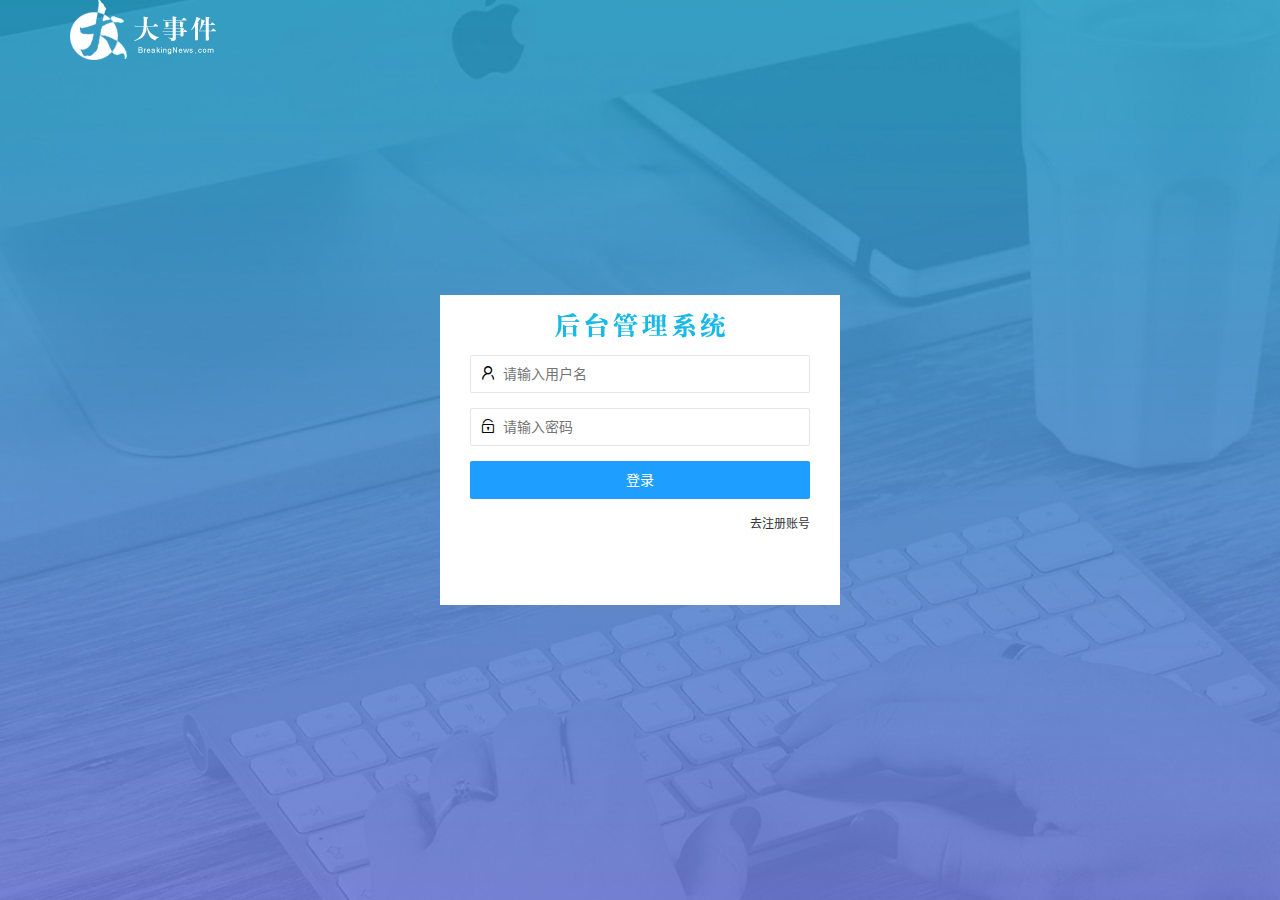
<file: login.html>
<!DOCTYPE html>
<html lang="zh-CN">

<head>
    <meta charset="UTF-8">
    <meta name="viewport"
        content="width=device-width, user-scalable=no, initial-scale=1.0, maximum-scale=1.0, minimum-scale=1.0">
    <meta http-equiv="X-UA-Compatible" content="ie=edge">
    <title>大事件-登录/注册</title>
    <!-- 导入layui的样式 -->
    <link rel="stylesheet" href="./assets/lib/layui/css/layui.css">
    <!-- 自己的样式 -->
    <link rel="stylesheet" href="./assets/css/login.css">
</head>

<body>
    <!-- 头部logo模块 -->
    <div class="layui-main">
        <img src="./assets/images/logo.png" alt="">
    </div>
    <!-- 登录注册区域 -->
    <div class="loginAndRegBox">
        <div class="title-box"></div>
        <!-- 登录的div -->
        <div class="login-box">
            <!-- 用户名 -->
            <form class="layui-form" id="form_login">
                <div class="layui-form-item">
                    <i class="layui-icon layui-icon-username"></i>
                    <input type="text" name="username" required lay-verify="required" placeholder="请输入用户名"
                        autocomplete="off" class="layui-input ">
                </div>
                <!-- 密码 -->
                <div class="layui-form-item">
                    <i class="layui-icon layui-icon-password"></i>
                    <input type="password" name="password" required lay-verify="required|pwd" placeholder="请输入密码"
                        autocomplete="off" class="layui-input">
                </div>

                <!-- 登录按钮 -->
                <div class="layui-form-item">
                    <!-- 注意：表单提交按钮和普通按钮的区别，就是 lay-submit 属性 -->
                    <button class="layui-btn layui-btn-fluid layui-btn-normal" lay-submit>登录</button>
                  </div>
                <div class="layui-form-item links">
                    <a href="javascript:;" id="link_reg">去注册账号</a>
                </div>
            </form>
        </div>
        <!-- 注册的div -->
          <!-- 注册的div -->
  <div class="reg-box">
    <!-- 注册的表单 -->
    <form class="layui-form" id="form_reg">
      <!-- 用户名 -->
      <div class="layui-form-item">
        <i class="layui-icon layui-icon-username"></i>
        <input type="text" name="username" required lay-verify="required" placeholder="请输入用户名" autocomplete="off" class="layui-input" />
      </div>
      <!-- 密码 -->
      <div class="layui-form-item">
        <i class="layui-icon layui-icon-password"></i>
        <input type="password" name="password" required lay-verify="required|pwd" placeholder="请输入密码" autocomplete="off" class="layui-input" />
      </div>
      <!-- 密码确认框 -->
      <div class="layui-form-item">
        <i class="layui-icon layui-icon-password"></i>
        <input type="password" name="repassword" required lay-verify="required|pwd|repwd" placeholder="再次确认密码" autocomplete="off" class="layui-input" />
      </div>
      <!-- 注册按钮 -->
      <div class="layui-form-item">
        <!-- 注意：表单提交按钮和普通按钮的区别，就是 lay-submit 属性 -->
        <button class="layui-btn layui-btn-fluid layui-btn-normal"  lay-submit>注册</button>
      </div>
      <div class="layui-form-item links">
        <a href="javascript:;" id="link_login">去登录</a>
      </div>
    </form>
  </div>
    </div>

    <!-- 导入layui的js -->
    <script src="./assets/lib/layui/layui.all.js"></script>
    <!-- 导入jq -->
    <script src="./assets/lib/jquery.js"></script>
    <!-- 导入封装的baseAPI.js -->
    <script src="./assets/js/baseAPI.js"></script>
    <!-- 导入 自己的js -->
    <script src="./assets/js/login.js"></script>
</body>

</html>
</file>
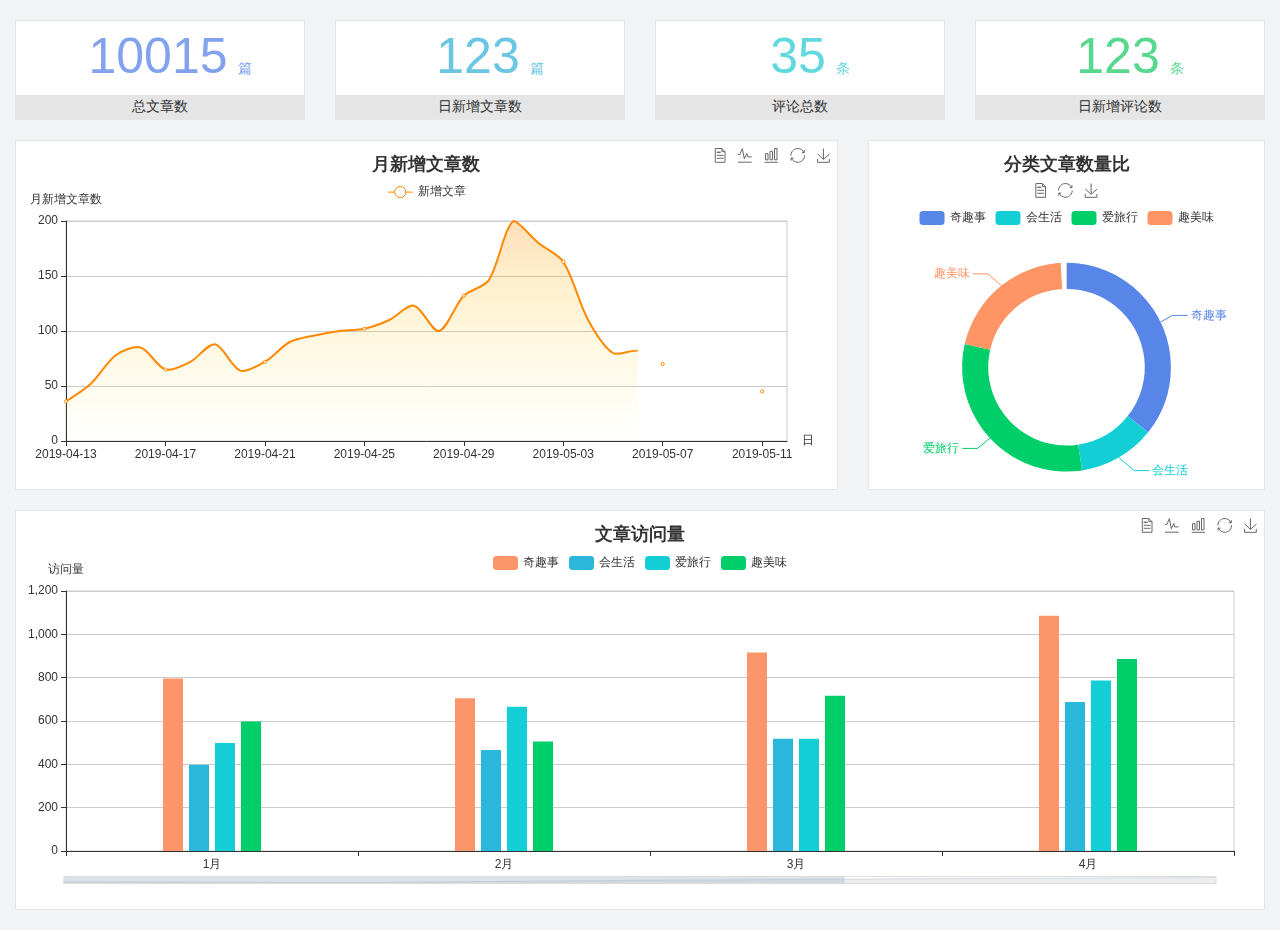
<file: home/dashboard.html>
<!DOCTYPE html>
<html lang="en">

<head>
  <meta charset="UTF-8">
  <meta name="viewport" content="width=device-width, initial-scale=1.0">
  <meta http-equiv="X-UA-Compatible" content="ie=edge">
  <title>图表统计</title>
  <link rel="stylesheet" href="../../assets/lib/bootstrap.css" />
  <link rel="stylesheet" href="../../assets/lib/main.css" />
  <script src="../../assets/lib/jquery.js"></script>
  <script type="text/javascript" src="../../assets/lib/echarts.min.js"></script>
</head>

<body>
  <div class="container-fluid">
    <div class="row spannel_list">
      <div class="col-sm-3 col-xs-6">
        <div class="spannel">
          <em>10015</em><span>篇</span>
          <b>总文章数</b>
        </div>
      </div>
      <div class="col-sm-3 col-xs-6">
        <div class="spannel scolor01">
          <em>123</em><span>篇</span>
          <b>日新增文章数</b>
        </div>
      </div>
      <div class="col-sm-3 col-xs-6">
        <div class="spannel scolor02">
          <em>35</em><span>条</span>
          <b>评论总数</b>
        </div>
      </div>
      <div class="col-sm-3 col-xs-6">
        <div class="spannel scolor03">
          <em>123</em><span>条</span>
          <b>日新增评论数</b>
        </div>
      </div>
    </div>
  </div>

  <div class="container-fluid">
    <div class="row curve-pie">
      <div class="col-lg-8 col-md-8">
        <div class="gragh_pannel" id="curve_show"></div>
      </div>
      <div class="col-lg-4 col-md-4">
        <div class="gragh_pannel" id="pie_show"></div>
      </div>
    </div>
  </div>

  <div class="container-fluid">
    <div class="column_pannel" id="column_show"></div>
  </div>

  <script>
    var oChart = echarts.init(document.getElementById('curve_show'));
    var aList_all = [
      { 'count': 36, 'date': '2019-04-13' },
      { 'count': 52, 'date': '2019-04-14' },
      { 'count': 78, 'date': '2019-04-15' },
      { 'count': 85, 'date': '2019-04-16' },
      { 'count': 65, 'date': '2019-04-17' },
      { 'count': 72, 'date': '2019-04-18' },
      { 'count': 88, 'date': '2019-04-19' },
      { 'count': 64, 'date': '2019-04-20' },
      { 'count': 72, 'date': '2019-04-21' },
      { 'count': 90, 'date': '2019-04-22' },
      { 'count': 96, 'date': '2019-04-23' },
      { 'count': 100, 'date': '2019-04-24' },
      { 'count': 102, 'date': '2019-04-25' },
      { 'count': 110, 'date': '2019-04-26' },
      { 'count': 123, 'date': '2019-04-27' },
      { 'count': 100, 'date': '2019-04-28' },
      { 'count': 132, 'date': '2019-04-29' },
      { 'count': 146, 'date': '2019-04-30' },
      { 'count': 200, 'date': '2019-05-01' },
      { 'count': 180, 'date': '2019-05-02' },
      { 'count': 163, 'date': '2019-05-03' },
      { 'count': 110, 'date': '2019-05-04' },
      { 'count': 80, 'date': '2019-05-05' },
      { 'count': 82, 'date': '2019-05-06' },
      { 'count': 70, 'date': '2019-05-07' },
      { 'count': 65, 'date': '2019-05-08' },
      { 'count': 54, 'date': '2019-05-09' },
      { 'count': 40, 'date': '2019-05-10' },
      { 'count': 45, 'date': '2019-05-11' },
      { 'count': 38, 'date': '2019-05-12' },
    ];

    let aCount = [];
    let aDate = [];

    for (var i = 0; i < aList_all.length; i++) {
      aCount.push(aList_all[i].count);
      aDate.push(aList_all[i].date);
    }

    var chartopt = {
      title: {
        text: '月新增文章数',
        left: 'center',
        top: '10'
      },
      tooltip: {
        trigger: 'axis'
      },
      legend: {
        data: ['新增文章'],
        top: '40'
      },
      toolbox: {
        show: true,
        feature: {
          mark: { show: true },
          dataView: { show: true, readOnly: false },
          magicType: { show: true, type: ['line', 'bar'] },
          restore: { show: true },
          saveAsImage: { show: true }
        }
      },
      calculable: true,
      xAxis: [
        {
          name: '日',
          type: 'category',
          boundaryGap: false,
          data: aDate
        }
      ],
      yAxis: [
        {
          name: '月新增文章数',
          type: 'value'
        }
      ],
      series: [
        {
          name: '新增文章',
          type: 'line',
          smooth: true,
          itemStyle: { normal: { areaStyle: { type: 'default' }, color: '#f80' }, lineStyle: { color: '#f80' } },
          data: aCount
        }],
      areaStyle: {
        normal: {
          color: new echarts.graphic.LinearGradient(0, 0, 0, 1, [{
            offset: 0,
            color: 'rgba(255,136,0,0.39)'
          }, {
            offset: .34,
            color: 'rgba(255,180,0,0.25)'
          }, {
            offset: 1,
            color: 'rgba(255,222,0,0.00)'
          }])

        }
      },
      grid: {
        show: true,
        x: 50,
        x2: 50,
        y: 80,
        height: 220
      }
    };

    oChart.setOption(chartopt);


    var oPie = echarts.init(document.getElementById('pie_show'));
    var oPieopt =
    {
      title: {
        top: 10,
        text: '分类文章数量比',
        x: 'center'
      },
      tooltip: {
        trigger: 'item',
        formatter: "{a} <br/>{b} : {c} ({d}%)"
      },
      color: ['#5885e8', '#13cfd5', '#00ce68', '#ff9565'],
      legend: {
        x: 'center',
        top: 65,
        data: ['奇趣事', '会生活', '爱旅行', '趣美味']
      },
      toolbox: {
        show: true,
        x: 'center',
        top: 35,
        feature: {
          mark: { show: true },
          dataView: { show: true, readOnly: false },
          magicType: {
            show: true,
            type: ['pie', 'funnel'],
            option: {
              funnel: {
                x: '25%',
                width: '50%',
                funnelAlign: 'left',
                max: 1548
              }
            }
          },
          restore: { show: true },
          saveAsImage: { show: true }
        }
      },
      calculable: true,
      series: [
        {
          name: '访问来源',
          type: 'pie',
          radius: ['45%', '60%'],
          center: ['50%', '65%'],
          data: [
            { value: 300, name: '奇趣事' },
            { value: 100, name: '会生活' },
            { value: 260, name: '爱旅行' },
            { value: 180, name: '趣美味' }
          ]
        }
      ]
    };
    oPie.setOption(oPieopt);



    var oColumn = this.echarts.init(document.getElementById('column_show'));
    var oColumnopt =
    {
      title: {
        text: '文章访问量',
        left: 'center',
        top: '10'
      },
      tooltip: {
        trigger: 'axis'
      },
      legend: {
        data: ['奇趣事', '会生活', '爱旅行', '趣美味'],
        top: '40'
      },
      toolbox: {
        show: true,
        feature: {
          mark: { show: true },
          dataView: { show: true, readOnly: false },
          magicType: { show: true, type: ['line', 'bar'] },
          restore: { show: true },
          saveAsImage: { show: true }
        }
      },
      calculable: true,
      xAxis: [
        {
          type: 'category',
          data: ['1月', '2月', '3月', '4月', '5月']
        }
      ],
      yAxis: [
        {
          name: '访问量',
          type: 'value'
        }
      ],
      series: [
        {
          name: '奇趣事',
          type: 'bar',
          barWidth: 20,
          itemStyle: {
            normal: { areaStyle: { type: 'default' }, color: '#fd956a' }
          },
          data: [800, 708, 920, 1090, 1200]
        },
        {
          name: '会生活',
          type: 'bar',
          barWidth: 20,
          itemStyle: {
            normal: { areaStyle: { type: 'default' }, color: '#2bb6db' }
          },
          data: [400, 468, 520, 690, 800]
        },
        {
          name: '爱旅行',
          type: 'bar',
          barWidth: 20,
          itemStyle: {
            normal: { areaStyle: { type: 'default' }, color: '#13cfd5' }
          },
          data: [500, 668, 520, 790, 900]
        },
        {
          name: '趣美味',
          type: 'bar',
          barWidth: 20,
          itemStyle: {
            normal: { areaStyle: { type: 'default' }, color: '#00ce68' }
          },
          data: [600, 508, 720, 890, 1000]
        }
      ],
      grid: {
        show: true,
        x: 50,
        x2: 30,
        y: 80,
        height: 260
      },
      dataZoom: [//给x轴设置滚动条
        {
          start: 0,//默认为0
          end: 100 - 1000 / 31,//默认为100
          type: 'slider',
          show: true,
          xAxisIndex: [0],
          handleSize: 0,//滑动条的 左右2个滑动条的大小
          height: 8,//组件高度
          left: 45, //左边的距离
          right: 50,//右边的距离
          bottom: 26,//右边的距离
          handleColor: '#ddd',//h滑动图标的颜色
          handleStyle: {
            borderColor: "#cacaca",
            borderWidth: "1",
            shadowBlur: 2,
            background: "#ddd",
            shadowColor: "#ddd",
          }
        }]
    };
    oColumn.setOption(oColumnopt);
  </script>
</body>

</html>
</file>
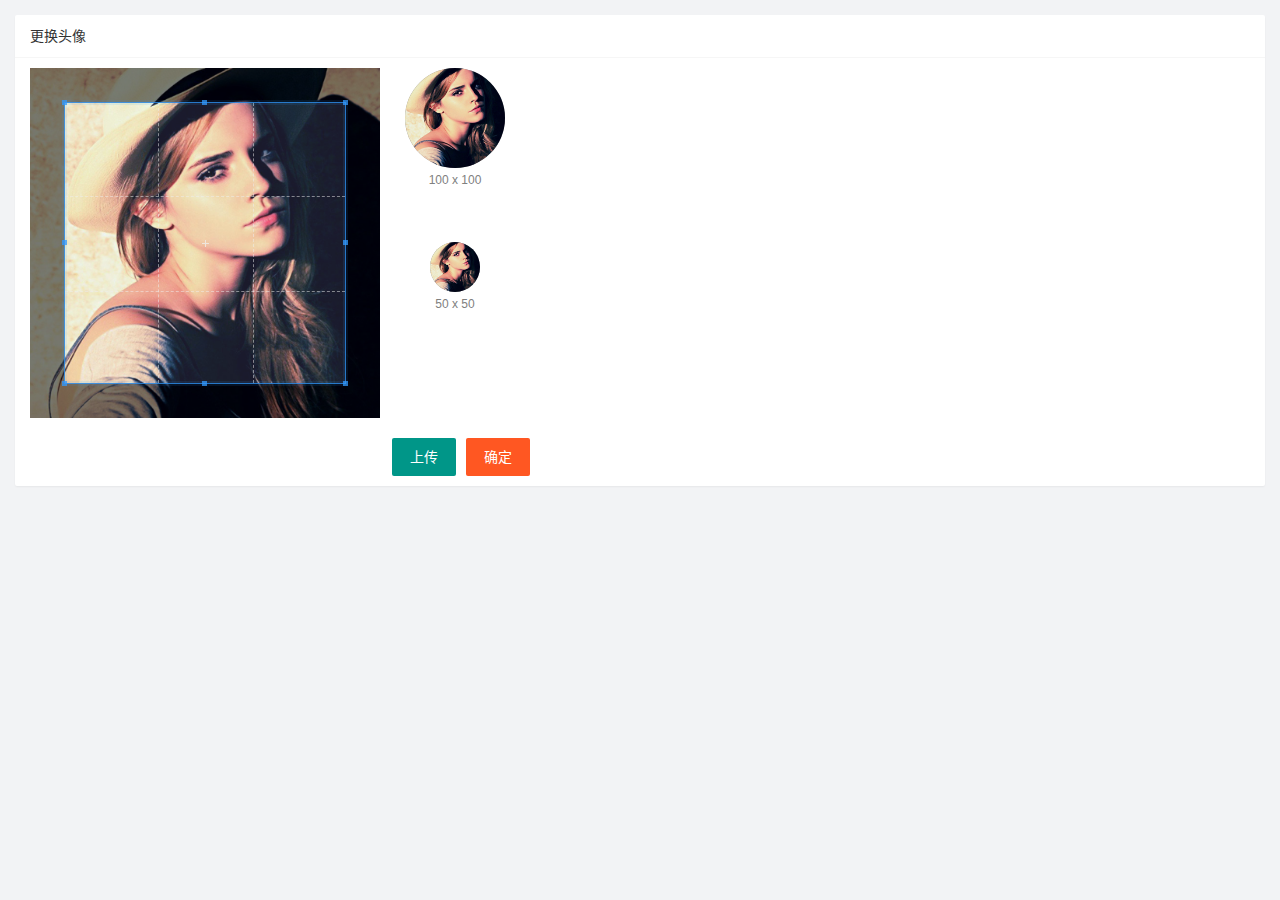
<file: user/user_avatar.html>
<!DOCTYPE html>
<html lang="zh-CN">

<head>
    <meta charset="UTF-8">
    <meta name="viewport"
        content="width=device-width, user-scalable=no, initial-scale=1.0, maximum-scale=1.0, minimum-scale=1.0">
    <meta http-equiv="X-UA-Compatible" content="ie=edge">
    <title>Document</title>
    <!-- 引入layui的css -->
    <link rel="stylesheet" href="../assets/lib/layui/css/layui.css">
    <!-- 引入cropper的css -->
    <link rel="stylesheet" href="../assets/lib/cropper/cropper.css">
    <!-- 引入自己的css -->
    <link rel="stylesheet" href="../assets/css/user/user_avatar.css">
</head>

<body>
    <div class="layui-card">
        <div class="layui-card-header">更换头像</div>
        <div class="layui-card-body">
            <!-- 第一行的图片裁剪和预览区域 -->
            <div class="row1">
                <!-- 图片裁剪区域 -->
                <div class="cropper-box">
                    <!-- 这个 img 标签很重要，将来会把它初始化为裁剪区域 -->
                    <img id="image" src="/assets/images/sample.jpg" />
                </div>
                <!-- 图片的预览区域 -->
                <div class="preview-box">
                    <div>
                        <!-- 宽高为 100px 的预览区域 -->
                        <div class="img-preview w100"></div>
                        <p class="size">100 x 100</p>
                    </div>
                    <div>
                        <!-- 宽高为 50px 的预览区域 -->
                        <div class="img-preview w50"></div>
                        <p class="size">50 x 50</p>
                    </div>
                </div>
            </div>
            <!-- 第二行的按钮区域 -->
            <div class="row2">
                <!-- 通过accept可以指定允许用户选择什么类型的文件 -->
                <input type="file" id="file"accept="image/png,image/jpeg"/>
                <button type="button" class="layui-btn" id="btnChooseImage">上传</button>
                <button type="button" class="layui-btn layui-btn-danger" id="btnUpload">确定</button>
            </div>
        </div>
    </div>


    <!-- 引入layui的js -->
    <script src="../assets/lib/layui/layui.all.js"></script>
    <!-- 引入jq -->
    <script src="../assets/lib/jquery.js"></script>
    <!-- 引入cropper的js -->
    <script src="../assets/lib/cropper/Cropper.js"></script>
    <!-- 引入jq-cropper的js -->
    <script src="../assets/lib/cropper/jquery-cropper.js"></script>
    <!-- 引入baseAPI -->
    <script src="../assets/js/baseAPI.js"></script>
    <!-- 引用自己的js -->
    <script src="../assets/js/user/user_avatar.js"></script>
</body>

</html>
</file>
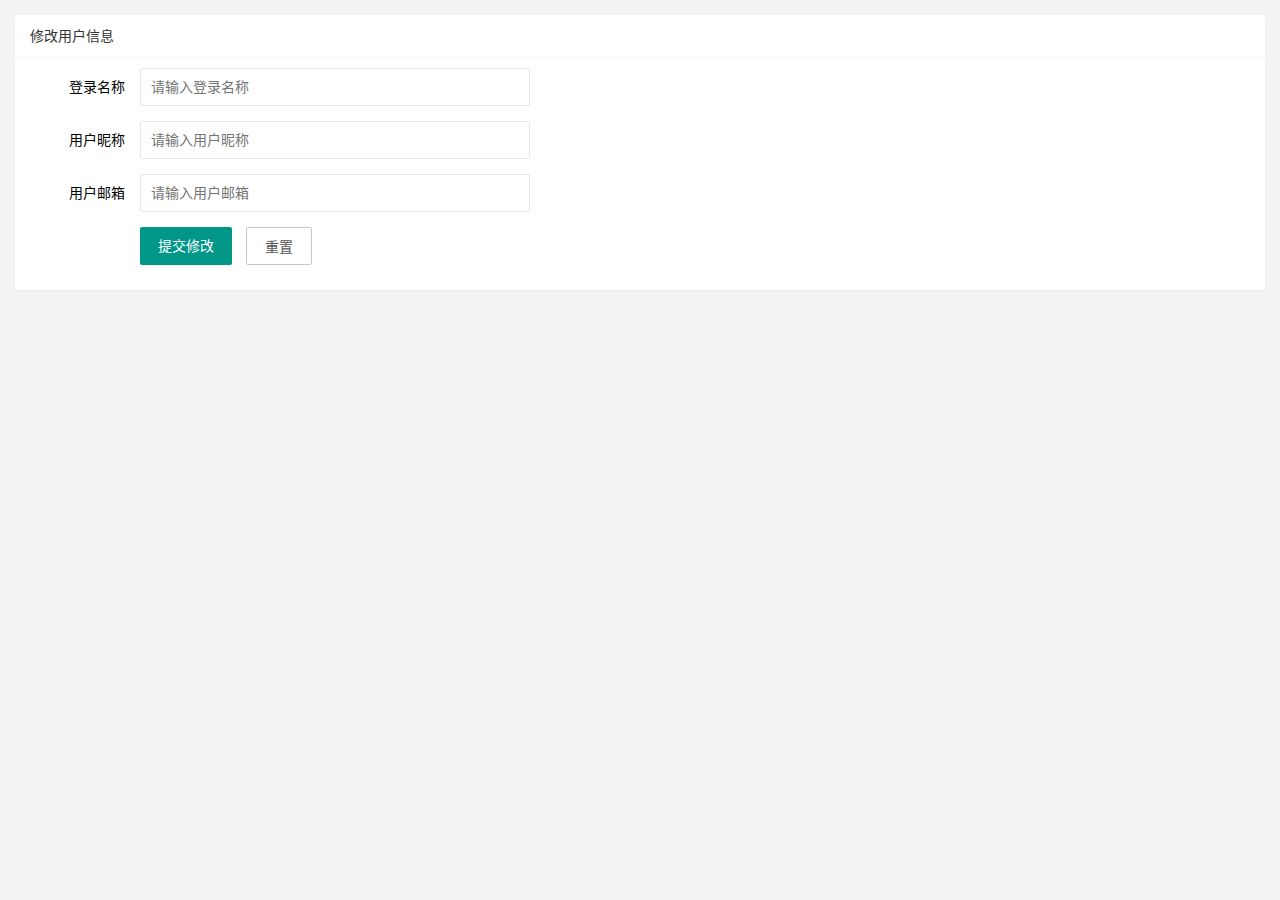
<file: user/user_info.html>
<!DOCTYPE html>
<html lang="zh-CN">

<head>
    <meta charset="UTF-8">
    <meta name="viewport"
        content="width=device-width, user-scalable=no, initial-scale=1.0, maximum-scale=1.0, minimum-scale=1.0">
    <meta http-equiv="X-UA-Compatible" content="ie=edge">
    <title>Document</title>
    <!-- 导入layui的css -->
    <link rel="stylesheet" href="../assets/lib/layui/css/layui.css">
    <!-- 导入自己的css -->
    <link rel="stylesheet" href="../assets/css/user/user_info.css">
</head>

<body>
    <div class="layui-card">
        <div class="layui-card-header">修改用户信息</div>
        <div class="layui-card-body">
         <!-- form 表单区域 -->
<form class="layui-form" lay-filter="formUserInfo">
    <!-- 这是隐藏域 -->
    <input type="hidden" name="id" value="" />
    <div class="layui-form-item">
      <label class="layui-form-label">登录名称</label>
      <div class="layui-input-block">
        <input type="text" name="username" required lay-verify="required" placeholder="请输入登录名称" autocomplete="off" class="layui-input" readonly />
      </div>
    </div>
    <div class="layui-form-item">
      <label class="layui-form-label">用户昵称</label>
      <div class="layui-input-block">
        <input type="text" name="nickname" required lay-verify="required|nickname" placeholder="请输入用户昵称" autocomplete="off" class="layui-input" />
      </div>
    </div>
    <div class="layui-form-item">
      <label class="layui-form-label">用户邮箱</label>
      <div class="layui-input-block">
        <input type="text" name="email" required lay-verify="required|email" placeholder="请输入用户邮箱" autocomplete="off" class="layui-input" />
      </div>
    </div>
    <div class="layui-form-item">
      <div class="layui-input-block">
        <button class="layui-btn" lay-submit lay-filter="formDemo">提交修改</button>
        <button type="reset" class="layui-btn layui-btn-primary" id="btnReset">重置</button>
      </div>
    </div>
  </form>
        </div>
      </div>



  <!-- 导入layui的js -->
  <script src="../assets/lib/layui/layui.all.js"></script>
  <!-- 导入jq -->
  <script src="../assets/lib/jquery.js"></script>
  <!-- 导入baseAPI -->
  <script src="../assets/js/baseAPI.js"></script>
  <!-- 导入自己的js -->
  <script src="../assets/js/user/user_info.js"></script>
</body>

</html>
</file>
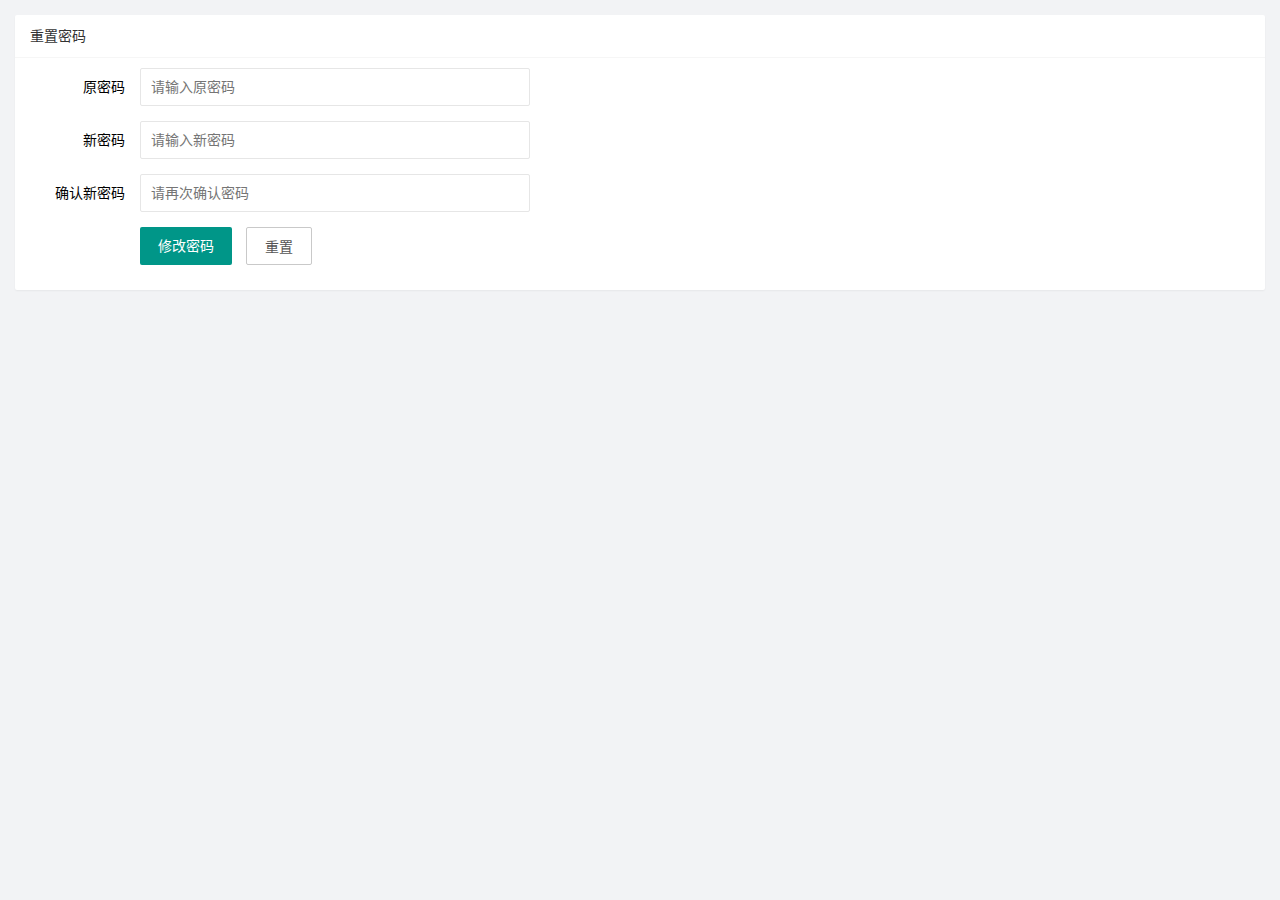
<file: user/user_pwd.html>
<!DOCTYPE html>
<html lang="zh-CN">

<head>
    <meta charset="UTF-8">
    <meta name="viewport" content="width=device-width, user-scalable=no, initial-scale=1.0, maximum-scale=1.0, minimum-scale=1.0">
    <meta http-equiv="X-UA-Compatible" content="ie=edge">
    <title>Document</title>
    <!-- 引入layui的css -->
    <link rel="stylesheet" href="../assets/lib/layui/css/layui.css">
    <!-- 引入自己的css -->
    <link rel="stylesheet" href="../assets/css/user/user_pwd.css">
</head>

<body>
    <div class="layui-card">
        <div class="layui-card-header">重置密码</div>
        <div class="layui-card-body">
            <form class="layui-form">
                <div class="layui-form-item">
                  <label class="layui-form-label">原密码</label>
                  <div class="layui-input-block">
                    <input type="password" name="oldPwd" required lay-verify="required|pwd" placeholder="请输入原密码" autocomplete="off" class="layui-input" />
                  </div>
                </div>
                <div class="layui-form-item">
                  <label class="layui-form-label">新密码</label>
                  <div class="layui-input-block">
                    <input type="password" name="newPwd" required lay-verify="required|pwd|samePwd" placeholder="请输入新密码" autocomplete="off" class="layui-input" />
                  </div>
                </div>
                <div class="layui-form-item">
                  <label class="layui-form-label">确认新密码</label>
                  <div class="layui-input-block">
                    <input type="password" name="rePwd" required lay-verify="required|pwd|rePwd" placeholder="请再次确认密码" autocomplete="off" class="layui-input" />
                  </div>
                </div>
                <div class="layui-form-item">
                  <div class="layui-input-block">
                    <button class="layui-btn" lay-submit lay-filter="formDemo">修改密码</button>
                    <button type="reset" class="layui-btn layui-btn-primary">重置</button>
                  </div>
                </div>
              </form>
        </div>
      </div>



      <!-- 导入 layui的js -->
      <script src="../assets/lib/layui/layui.all.js"></script>
      <!-- 导入jq -->
      <script src="../assets/lib/jquery.js"></script>
      <!-- 导入baseAPI -->
      <script src="../assets/js/baseAPI.js"></script>
      <!-- 导入自己的js -->
      <script src="../assets/js/user/user_pwd.js"></script>
</body>

</html>
</file>
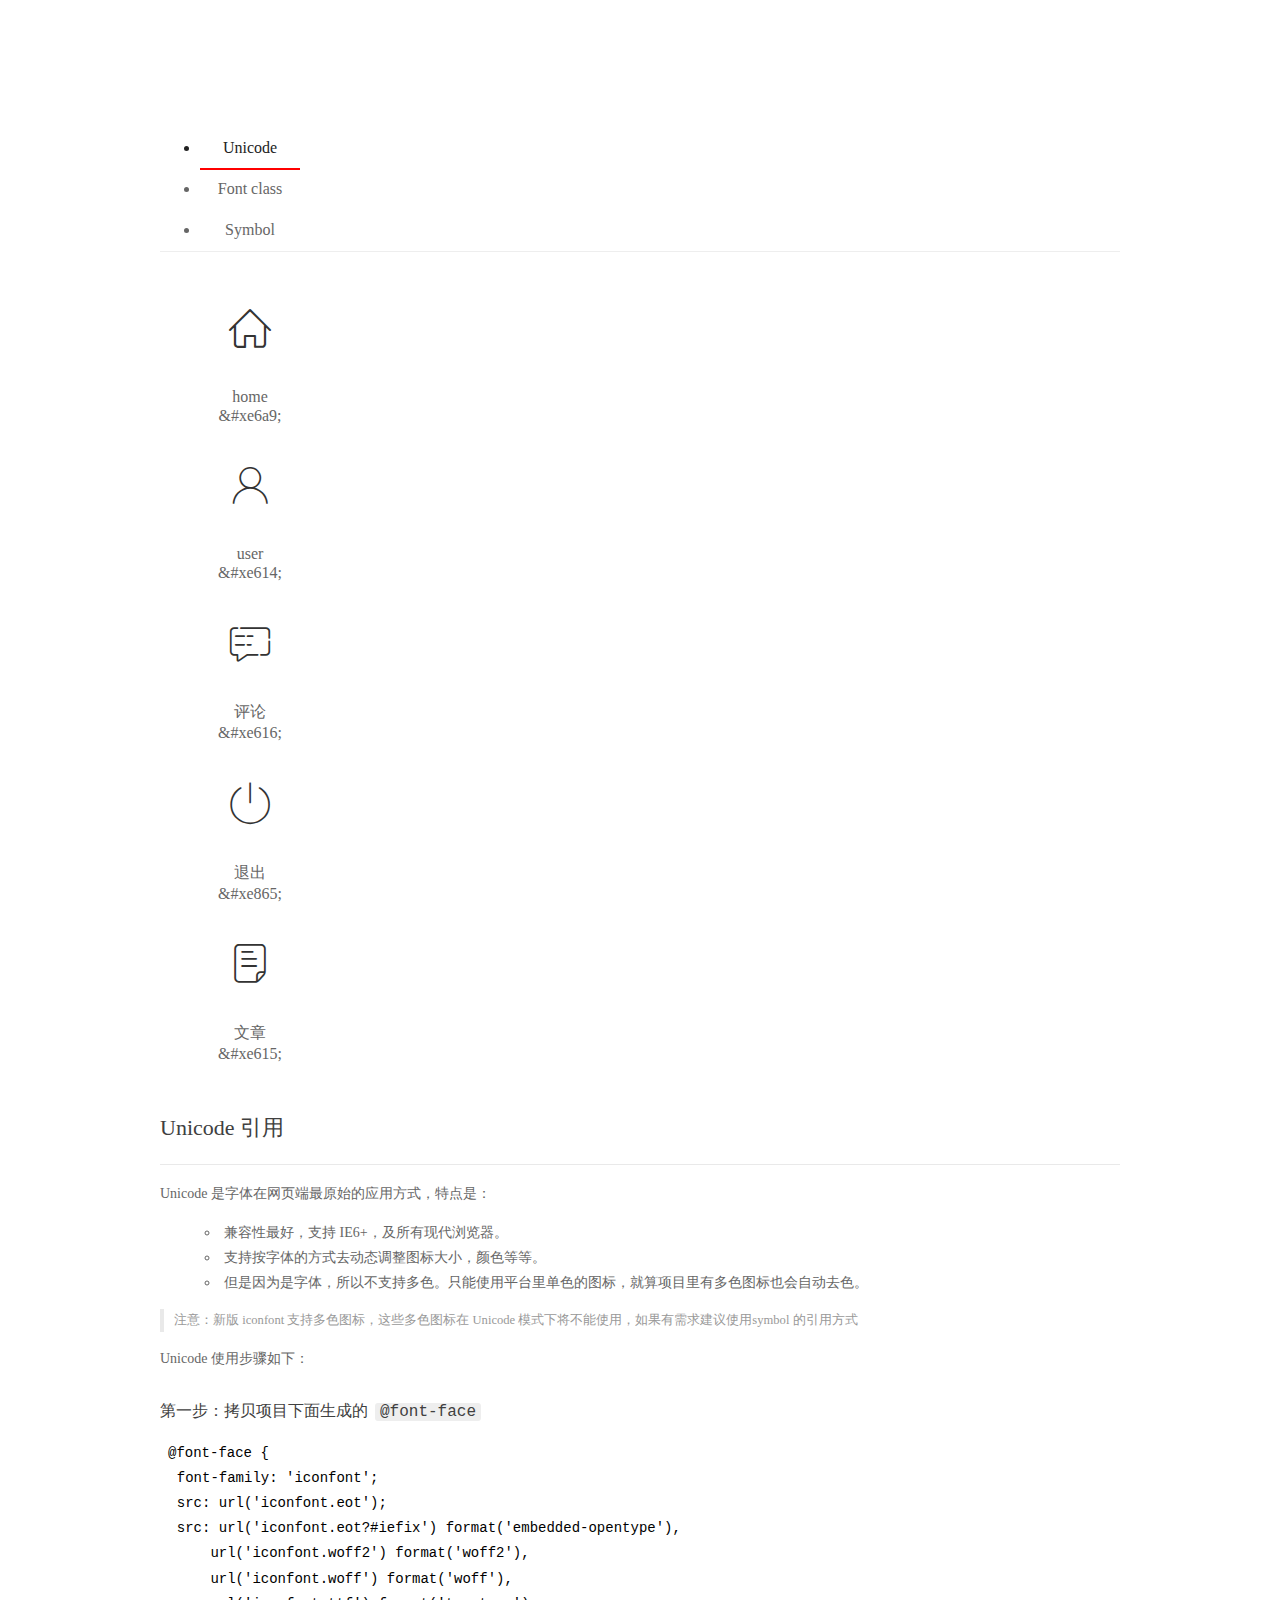
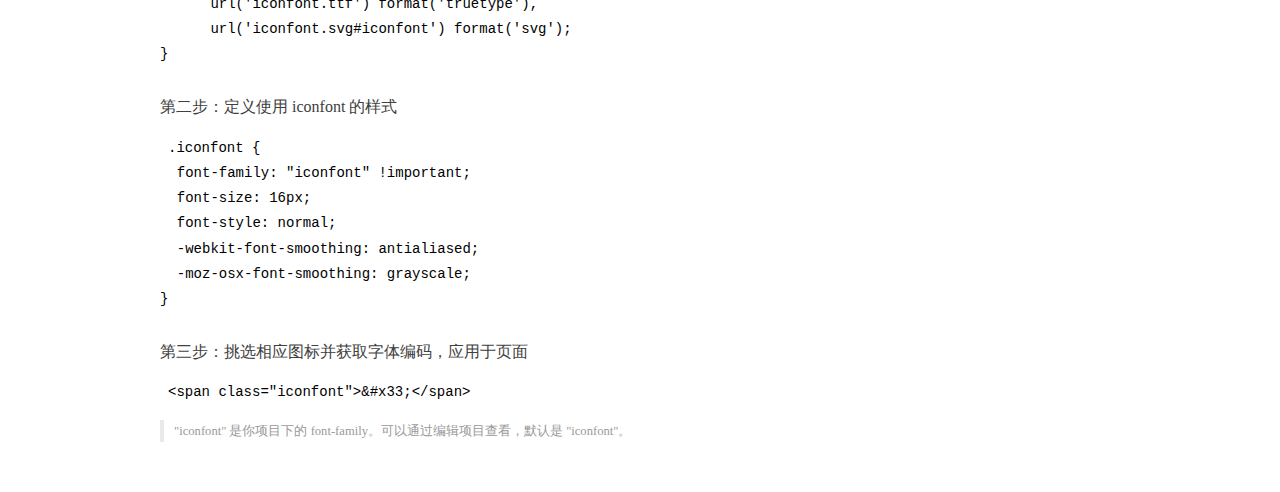
<file: assets/fonts/demo_index.html>
<!DOCTYPE html>
<html>
<head>
  <meta charset="utf-8"/>
  <title>IconFont Demo</title>
  <link rel="shortcut icon" href="https://gtms04.alicdn.com/tps/i4/TB1_oz6GVXXXXaFXpXXJDFnIXXX-64-64.ico" type="image/x-icon"/>
  <link rel="stylesheet" href="https://g.alicdn.com/thx/cube/1.3.2/cube.min.css">
  <link rel="stylesheet" href="demo.css">
  <link rel="stylesheet" href="iconfont.css">
  <script src="iconfont.js"></script>
  <!-- jQuery -->
  <script src="https://a1.alicdn.com/oss/uploads/2018/12/26/7bfddb60-08e8-11e9-9b04-53e73bb6408b.js"></script>
  <!-- 代码高亮 -->
  <script src="https://a1.alicdn.com/oss/uploads/2018/12/26/a3f714d0-08e6-11e9-8a15-ebf944d7534c.js"></script>
</head>
<body>
  <div class="main">
    <h1 class="logo"><a href="https://www.iconfont.cn/" title="iconfont 首页" target="_blank">&#xe86b;</a></h1>
    <div class="nav-tabs">
      <ul id="tabs" class="dib-box">
        <li class="dib active"><span>Unicode</span></li>
        <li class="dib"><span>Font class</span></li>
        <li class="dib"><span>Symbol</span></li>
      </ul>
      
    </div>
    <div class="tab-container">
      <div class="content unicode" style="display: block;">
          <ul class="icon_lists dib-box">
          
            <li class="dib">
              <span class="icon iconfont">&#xe6a9;</span>
                <div class="name">home</div>
                <div class="code-name">&amp;#xe6a9;</div>
              </li>
          
            <li class="dib">
              <span class="icon iconfont">&#xe614;</span>
                <div class="name">user</div>
                <div class="code-name">&amp;#xe614;</div>
              </li>
          
            <li class="dib">
              <span class="icon iconfont">&#xe616;</span>
                <div class="name">评论</div>
                <div class="code-name">&amp;#xe616;</div>
              </li>
          
            <li class="dib">
              <span class="icon iconfont">&#xe865;</span>
                <div class="name">退出</div>
                <div class="code-name">&amp;#xe865;</div>
              </li>
          
            <li class="dib">
              <span class="icon iconfont">&#xe615;</span>
                <div class="name">文章</div>
                <div class="code-name">&amp;#xe615;</div>
              </li>
          
          </ul>
          <div class="article markdown">
          <h2 id="unicode-">Unicode 引用</h2>
          <hr>

          <p>Unicode 是字体在网页端最原始的应用方式，特点是：</p>
          <ul>
            <li>兼容性最好，支持 IE6+，及所有现代浏览器。</li>
            <li>支持按字体的方式去动态调整图标大小，颜色等等。</li>
            <li>但是因为是字体，所以不支持多色。只能使用平台里单色的图标，就算项目里有多色图标也会自动去色。</li>
          </ul>
          <blockquote>
            <p>注意：新版 iconfont 支持多色图标，这些多色图标在 Unicode 模式下将不能使用，如果有需求建议使用symbol 的引用方式</p>
          </blockquote>
          <p>Unicode 使用步骤如下：</p>
          <h3 id="-font-face">第一步：拷贝项目下面生成的 <code>@font-face</code></h3>
<pre><code class="language-css"
>@font-face {
  font-family: 'iconfont';
  src: url('iconfont.eot');
  src: url('iconfont.eot?#iefix') format('embedded-opentype'),
      url('iconfont.woff2') format('woff2'),
      url('iconfont.woff') format('woff'),
      url('iconfont.ttf') format('truetype'),
      url('iconfont.svg#iconfont') format('svg');
}
</code></pre>
          <h3 id="-iconfont-">第二步：定义使用 iconfont 的样式</h3>
<pre><code class="language-css"
>.iconfont {
  font-family: "iconfont" !important;
  font-size: 16px;
  font-style: normal;
  -webkit-font-smoothing: antialiased;
  -moz-osx-font-smoothing: grayscale;
}
</code></pre>
          <h3 id="-">第三步：挑选相应图标并获取字体编码，应用于页面</h3>
<pre>
<code class="language-html"
>&lt;span class="iconfont"&gt;&amp;#x33;&lt;/span&gt;
</code></pre>
          <blockquote>
            <p>"iconfont" 是你项目下的 font-family。可以通过编辑项目查看，默认是 "iconfont"。</p>
          </blockquote>
          </div>
      </div>
      <div class="content font-class">
        <ul class="icon_lists dib-box">
          
          <li class="dib">
            <span class="icon iconfont icon-home"></span>
            <div class="name">
              home
            </div>
            <div class="code-name">.icon-home
            </div>
          </li>
          
          <li class="dib">
            <span class="icon iconfont icon-user"></span>
            <div class="name">
              user
            </div>
            <div class="code-name">.icon-user
            </div>
          </li>
          
          <li class="dib">
            <span class="icon iconfont icon-pinglun"></span>
            <div class="name">
              评论
            </div>
            <div class="code-name">.icon-pinglun
            </div>
          </li>
          
          <li class="dib">
            <span class="icon iconfont icon-tuichu"></span>
            <div class="name">
              退出
            </div>
            <div class="code-name">.icon-tuichu
            </div>
          </li>
          
          <li class="dib">
            <span class="icon iconfont icon-16"></span>
            <div class="name">
              文章
            </div>
            <div class="code-name">.icon-16
            </div>
          </li>
          
        </ul>
        <div class="article markdown">
        <h2 id="font-class-">font-class 引用</h2>
        <hr>

        <p>font-class 是 Unicode 使用方式的一种变种，主要是解决 Unicode 书写不直观，语意不明确的问题。</p>
        <p>与 Unicode 使用方式相比，具有如下特点：</p>
        <ul>
          <li>兼容性良好，支持 IE8+，及所有现代浏览器。</li>
          <li>相比于 Unicode 语意明确，书写更直观。可以很容易分辨这个 icon 是什么。</li>
          <li>因为使用 class 来定义图标，所以当要替换图标时，只需要修改 class 里面的 Unicode 引用。</li>
          <li>不过因为本质上还是使用的字体，所以多色图标还是不支持的。</li>
        </ul>
        <p>使用步骤如下：</p>
        <h3 id="-fontclass-">第一步：引入项目下面生成的 fontclass 代码：</h3>
<pre><code class="language-html">&lt;link rel="stylesheet" href="./iconfont.css"&gt;
</code></pre>
        <h3 id="-">第二步：挑选相应图标并获取类名，应用于页面：</h3>
<pre><code class="language-html">&lt;span class="iconfont icon-xxx"&gt;&lt;/span&gt;
</code></pre>
        <blockquote>
          <p>"
            iconfont" 是你项目下的 font-family。可以通过编辑项目查看，默认是 "iconfont"。</p>
        </blockquote>
      </div>
      </div>
      <div class="content symbol">
          <ul class="icon_lists dib-box">
          
            <li class="dib">
                <svg class="icon svg-icon" aria-hidden="true">
                  <use xlink:href="#icon-home"></use>
                </svg>
                <div class="name">home</div>
                <div class="code-name">#icon-home</div>
            </li>
          
            <li class="dib">
                <svg class="icon svg-icon" aria-hidden="true">
                  <use xlink:href="#icon-user"></use>
                </svg>
                <div class="name">user</div>
                <div class="code-name">#icon-user</div>
            </li>
          
            <li class="dib">
                <svg class="icon svg-icon" aria-hidden="true">
                  <use xlink:href="#icon-pinglun"></use>
                </svg>
                <div class="name">评论</div>
                <div class="code-name">#icon-pinglun</div>
            </li>
          
            <li class="dib">
                <svg class="icon svg-icon" aria-hidden="true">
                  <use xlink:href="#icon-tuichu"></use>
                </svg>
                <div class="name">退出</div>
                <div class="code-name">#icon-tuichu</div>
            </li>
          
            <li class="dib">
                <svg class="icon svg-icon" aria-hidden="true">
                  <use xlink:href="#icon-16"></use>
                </svg>
                <div class="name">文章</div>
                <div class="code-name">#icon-16</div>
            </li>
          
          </ul>
          <div class="article markdown">
          <h2 id="symbol-">Symbol 引用</h2>
          <hr>

          <p>这是一种全新的使用方式，应该说这才是未来的主流，也是平台目前推荐的用法。相关介绍可以参考这篇<a href="">文章</a>
            这种用法其实是做了一个 SVG 的集合，与另外两种相比具有如下特点：</p>
          <ul>
            <li>支持多色图标了，不再受单色限制。</li>
            <li>通过一些技巧，支持像字体那样，通过 <code>font-size</code>, <code>color</code> 来调整样式。</li>
            <li>兼容性较差，支持 IE9+，及现代浏览器。</li>
            <li>浏览器渲染 SVG 的性能一般，还不如 png。</li>
          </ul>
          <p>使用步骤如下：</p>
          <h3 id="-symbol-">第一步：引入项目下面生成的 symbol 代码：</h3>
<pre><code class="language-html">&lt;script src="./iconfont.js"&gt;&lt;/script&gt;
</code></pre>
          <h3 id="-css-">第二步：加入通用 CSS 代码（引入一次就行）：</h3>
<pre><code class="language-html">&lt;style&gt;
.icon {
  width: 1em;
  height: 1em;
  vertical-align: -0.15em;
  fill: currentColor;
  overflow: hidden;
}
&lt;/style&gt;
</code></pre>
          <h3 id="-">第三步：挑选相应图标并获取类名，应用于页面：</h3>
<pre><code class="language-html">&lt;svg class="icon" aria-hidden="true"&gt;
  &lt;use xlink:href="#icon-xxx"&gt;&lt;/use&gt;
&lt;/svg&gt;
</code></pre>
          </div>
      </div>

    </div>
  </div>
  <script>
  $(document).ready(function () {
      $('.tab-container .content:first').show()

      $('#tabs li').click(function (e) {
        var tabContent = $('.tab-container .content')
        var index = $(this).index()

        if ($(this).hasClass('active')) {
          return
        } else {
          $('#tabs li').removeClass('active')
          $(this).addClass('active')

          tabContent.hide().eq(index).fadeIn()
        }
      })
    })
  </script>
</body>
</html>
</file>
<file: assets/lib/layui/css/layui.css>
/** layui-v2.5.5 MIT License By https://www.layui.com */
 .layui-inline,img{display:inline-block;vertical-align:middle}h1,h2,h3,h4,h5,h6{font-weight:400}.layui-edge,.layui-header,.layui-inline,.layui-main{position:relative}.layui-body,.layui-edge,.layui-elip{overflow:hidden}.layui-btn,.layui-edge,.layui-inline,img{vertical-align:middle}.layui-btn,.layui-disabled,.layui-icon,.layui-unselect{-moz-user-select:none;-webkit-user-select:none;-ms-user-select:none}.layui-elip,.layui-form-checkbox span,.layui-form-pane .layui-form-label{text-overflow:ellipsis;white-space:nowrap}.layui-breadcrumb,.layui-tree-btnGroup{visibility:hidden}blockquote,body,button,dd,div,dl,dt,form,h1,h2,h3,h4,h5,h6,input,li,ol,p,pre,td,textarea,th,ul{margin:0;padding:0;-webkit-tap-highlight-color:rgba(0,0,0,0)}a:active,a:hover{outline:0}img{border:none}li{list-style:none}table{border-collapse:collapse;border-spacing:0}h4,h5,h6{font-size:100%}button,input,optgroup,option,select,textarea{font-family:inherit;font-size:inherit;font-style:inherit;font-weight:inherit;outline:0}pre{white-space:pre-wrap;white-space:-moz-pre-wrap;white-space:-pre-wrap;white-space:-o-pre-wrap;word-wrap:break-word}body{line-height:24px;font:14px Helvetica Neue,Helvetica,PingFang SC,Tahoma,Arial,sans-serif}hr{height:1px;margin:10px 0;border:0;clear:both}a{color:#333;text-decoration:none}a:hover{color:#777}a cite{font-style:normal;*cursor:pointer}.layui-border-box,.layui-border-box *{box-sizing:border-box}.layui-box,.layui-box *{box-sizing:content-box}.layui-clear{clear:both;*zoom:1}.layui-clear:after{content:'\20';clear:both;*zoom:1;display:block;height:0}.layui-inline{*display:inline;*zoom:1}.layui-edge{display:inline-block;width:0;height:0;border-width:6px;border-style:dashed;border-color:transparent}.layui-edge-top{top:-4px;border-bottom-color:#999;border-bottom-style:solid}.layui-edge-right{border-left-color:#999;border-left-style:solid}.layui-edge-bottom{top:2px;border-top-color:#999;border-top-style:solid}.layui-edge-left{border-right-color:#999;border-right-style:solid}.layui-disabled,.layui-disabled:hover{color:#d2d2d2!important;cursor:not-allowed!important}.layui-circle{border-radius:100%}.layui-show{display:block!important}.layui-hide{display:none!important}@font-face{font-family:layui-icon;src:url(../font/iconfont.eot?v=250);src:url(../font/iconfont.eot?v=250#iefix) format('embedded-opentype'),url(../font/iconfont.woff2?v=250) format('woff2'),url(../font/iconfont.woff?v=250) format('woff'),url(../font/iconfont.ttf?v=250) format('truetype'),url(../font/iconfont.svg?v=250#layui-icon) format('svg')}.layui-icon{font-family:layui-icon!important;font-size:16px;font-style:normal;-webkit-font-smoothing:antialiased;-moz-osx-font-smoothing:grayscale}.layui-icon-reply-fill:before{content:"\e611"}.layui-icon-set-fill:before{content:"\e614"}.layui-icon-menu-fill:before{content:"\e60f"}.layui-icon-search:before{content:"\e615"}.layui-icon-share:before{content:"\e641"}.layui-icon-set-sm:before{content:"\e620"}.layui-icon-engine:before{content:"\e628"}.layui-icon-close:before{content:"\1006"}.layui-icon-close-fill:before{content:"\1007"}.layui-icon-chart-screen:before{content:"\e629"}.layui-icon-star:before{content:"\e600"}.layui-icon-circle-dot:before{content:"\e617"}.layui-icon-chat:before{content:"\e606"}.layui-icon-release:before{content:"\e609"}.layui-icon-list:before{content:"\e60a"}.layui-icon-chart:before{content:"\e62c"}.layui-icon-ok-circle:before{content:"\1005"}.layui-icon-layim-theme:before{content:"\e61b"}.layui-icon-table:before{content:"\e62d"}.layui-icon-right:before{content:"\e602"}.layui-icon-left:before{content:"\e603"}.layui-icon-cart-simple:before{content:"\e698"}.layui-icon-face-cry:before{content:"\e69c"}.layui-icon-face-smile:before{content:"\e6af"}.layui-icon-survey:before{content:"\e6b2"}.layui-icon-tree:before{content:"\e62e"}.layui-icon-upload-circle:before{content:"\e62f"}.layui-icon-add-circle:before{content:"\e61f"}.layui-icon-download-circle:before{content:"\e601"}.layui-icon-templeate-1:before{content:"\e630"}.layui-icon-util:before{content:"\e631"}.layui-icon-face-surprised:before{content:"\e664"}.layui-icon-edit:before{content:"\e642"}.layui-icon-speaker:before{content:"\e645"}.layui-icon-down:before{content:"\e61a"}.layui-icon-file:before{content:"\e621"}.layui-icon-layouts:before{content:"\e632"}.layui-icon-rate-half:before{content:"\e6c9"}.layui-icon-add-circle-fine:before{content:"\e608"}.layui-icon-prev-circle:before{content:"\e633"}.layui-icon-read:before{content:"\e705"}.layui-icon-404:before{content:"\e61c"}.layui-icon-carousel:before{content:"\e634"}.layui-icon-help:before{content:"\e607"}.layui-icon-code-circle:before{content:"\e635"}.layui-icon-water:before{content:"\e636"}.layui-icon-username:before{content:"\e66f"}.layui-icon-find-fill:before{content:"\e670"}.layui-icon-about:before{content:"\e60b"}.layui-icon-location:before{content:"\e715"}.layui-icon-up:before{content:"\e619"}.layui-icon-pause:before{content:"\e651"}.layui-icon-date:before{content:"\e637"}.layui-icon-layim-uploadfile:before{content:"\e61d"}.layui-icon-delete:before{content:"\e640"}.layui-icon-play:before{content:"\e652"}.layui-icon-top:before{content:"\e604"}.layui-icon-friends:before{content:"\e612"}.layui-icon-refresh-3:before{content:"\e9aa"}.layui-icon-ok:before{content:"\e605"}.layui-icon-layer:before{content:"\e638"}.layui-icon-face-smile-fine:before{content:"\e60c"}.layui-icon-dollar:before{content:"\e659"}.layui-icon-group:before{content:"\e613"}.layui-icon-layim-download:before{content:"\e61e"}.layui-icon-picture-fine:before{content:"\e60d"}.layui-icon-link:before{content:"\e64c"}.layui-icon-diamond:before{content:"\e735"}.layui-icon-log:before{content:"\e60e"}.layui-icon-rate-solid:before{content:"\e67a"}.layui-icon-fonts-del:before{content:"\e64f"}.layui-icon-unlink:before{content:"\e64d"}.layui-icon-fonts-clear:before{content:"\e639"}.layui-icon-triangle-r:before{content:"\e623"}.layui-icon-circle:before{content:"\e63f"}.layui-icon-radio:before{content:"\e643"}.layui-icon-align-center:before{content:"\e647"}.layui-icon-align-right:before{content:"\e648"}.layui-icon-align-left:before{content:"\e649"}.layui-icon-loading-1:before{content:"\e63e"}.layui-icon-return:before{content:"\e65c"}.layui-icon-fonts-strong:before{content:"\e62b"}.layui-icon-upload:before{content:"\e67c"}.layui-icon-dialogue:before{content:"\e63a"}.layui-icon-video:before{content:"\e6ed"}.layui-icon-headset:before{content:"\e6fc"}.layui-icon-cellphone-fine:before{content:"\e63b"}.layui-icon-add-1:before{content:"\e654"}.layui-icon-face-smile-b:before{content:"\e650"}.layui-icon-fonts-html:before{content:"\e64b"}.layui-icon-form:before{content:"\e63c"}.layui-icon-cart:before{content:"\e657"}.layui-icon-camera-fill:before{content:"\e65d"}.layui-icon-tabs:before{content:"\e62a"}.layui-icon-fonts-code:before{content:"\e64e"}.layui-icon-fire:before{content:"\e756"}.layui-icon-set:before{content:"\e716"}.layui-icon-fonts-u:before{content:"\e646"}.layui-icon-triangle-d:before{content:"\e625"}.layui-icon-tips:before{content:"\e702"}.layui-icon-picture:before{content:"\e64a"}.layui-icon-more-vertical:before{content:"\e671"}.layui-icon-flag:before{content:"\e66c"}.layui-icon-loading:before{content:"\e63d"}.layui-icon-fonts-i:before{content:"\e644"}.layui-icon-refresh-1:before{content:"\e666"}.layui-icon-rmb:before{content:"\e65e"}.layui-icon-home:before{content:"\e68e"}.layui-icon-user:before{content:"\e770"}.layui-icon-notice:before{content:"\e667"}.layui-icon-login-weibo:before{content:"\e675"}.layui-icon-voice:before{content:"\e688"}.layui-icon-upload-drag:before{content:"\e681"}.layui-icon-login-qq:before{content:"\e676"}.layui-icon-snowflake:before{content:"\e6b1"}.layui-icon-file-b:before{content:"\e655"}.layui-icon-template:before{content:"\e663"}.layui-icon-auz:before{content:"\e672"}.layui-icon-console:before{content:"\e665"}.layui-icon-app:before{content:"\e653"}.layui-icon-prev:before{content:"\e65a"}.layui-icon-website:before{content:"\e7ae"}.layui-icon-next:before{content:"\e65b"}.layui-icon-component:before{content:"\e857"}.layui-icon-more:before{content:"\e65f"}.layui-icon-login-wechat:before{content:"\e677"}.layui-icon-shrink-right:before{content:"\e668"}.layui-icon-spread-left:before{content:"\e66b"}.layui-icon-camera:before{content:"\e660"}.layui-icon-note:before{content:"\e66e"}.layui-icon-refresh:before{content:"\e669"}.layui-icon-female:before{content:"\e661"}.layui-icon-male:before{content:"\e662"}.layui-icon-password:before{content:"\e673"}.layui-icon-senior:before{content:"\e674"}.layui-icon-theme:before{content:"\e66a"}.layui-icon-tread:before{content:"\e6c5"}.layui-icon-praise:before{content:"\e6c6"}.layui-icon-star-fill:before{content:"\e658"}.layui-icon-rate:before{content:"\e67b"}.layui-icon-template-1:before{content:"\e656"}.layui-icon-vercode:before{content:"\e679"}.layui-icon-cellphone:before{content:"\e678"}.layui-icon-screen-full:before{content:"\e622"}.layui-icon-screen-restore:before{content:"\e758"}.layui-icon-cols:before{content:"\e610"}.layui-icon-export:before{content:"\e67d"}.layui-icon-print:before{content:"\e66d"}.layui-icon-slider:before{content:"\e714"}.layui-icon-addition:before{content:"\e624"}.layui-icon-subtraction:before{content:"\e67e"}.layui-icon-service:before{content:"\e626"}.layui-icon-transfer:before{content:"\e691"}.layui-main{width:1140px;margin:0 auto}.layui-header{z-index:1000;height:60px}.layui-header a:hover{transition:all .5s;-webkit-transition:all .5s}.layui-side{position:fixed;left:0;top:0;bottom:0;z-index:999;width:200px;overflow-x:hidden}.layui-side-scroll{position:relative;width:220px;height:100%;overflow-x:hidden}.layui-body{position:absolute;left:200px;right:0;top:0;bottom:0;z-index:998;width:auto;overflow-y:auto;box-sizing:border-box}.layui-layout-body{overflow:hidden}.layui-layout-admin .layui-header{background-color:#23262E}.layui-layout-admin .layui-side{top:60px;width:200px;overflow-x:hidden}.layui-layout-admin .layui-body{position:fixed;top:60px;bottom:44px}.layui-layout-admin .layui-main{width:auto;margin:0 15px}.layui-layout-admin .layui-footer{position:fixed;left:200px;right:0;bottom:0;height:44px;line-height:44px;padding:0 15px;background-color:#eee}.layui-layout-admin .layui-logo{position:absolute;left:0;top:0;width:200px;height:100%;line-height:60px;text-align:center;color:#009688;font-size:16px}.layui-layout-admin .layui-header .layui-nav{background:0 0}.layui-layout-left{position:absolute!important;left:200px;top:0}.layui-layout-right{position:absolute!important;right:0;top:0}.layui-container{position:relative;margin:0 auto;padding:0 15px;box-sizing:border-box}.layui-fluid{position:relative;margin:0 auto;padding:0 15px}.layui-row:after,.layui-row:before{content:'';display:block;clear:both}.layui-col-lg1,.layui-col-lg10,.layui-col-lg11,.layui-col-lg12,.layui-col-lg2,.layui-col-lg3,.layui-col-lg4,.layui-col-lg5,.layui-col-lg6,.layui-col-lg7,.layui-col-lg8,.layui-col-lg9,.layui-col-md1,.layui-col-md10,.layui-col-md11,.layui-col-md12,.layui-col-md2,.layui-col-md3,.layui-col-md4,.layui-col-md5,.layui-col-md6,.layui-col-md7,.layui-col-md8,.layui-col-md9,.layui-col-sm1,.layui-col-sm10,.layui-col-sm11,.layui-col-sm12,.layui-col-sm2,.layui-col-sm3,.layui-col-sm4,.layui-col-sm5,.layui-col-sm6,.layui-col-sm7,.layui-col-sm8,.layui-col-sm9,.layui-col-xs1,.layui-col-xs10,.layui-col-xs11,.layui-col-xs12,.layui-col-xs2,.layui-col-xs3,.layui-col-xs4,.layui-col-xs5,.layui-col-xs6,.layui-col-xs7,.layui-col-xs8,.layui-col-xs9{position:relative;display:block;box-sizing:border-box}.layui-col-xs1,.layui-col-xs10,.layui-col-xs11,.layui-col-xs12,.layui-col-xs2,.layui-col-xs3,.layui-col-xs4,.layui-col-xs5,.layui-col-xs6,.layui-col-xs7,.layui-col-xs8,.layui-col-xs9{float:left}.layui-col-xs1{width:8.33333333%}.layui-col-xs2{width:16.66666667%}.layui-col-xs3{width:25%}.layui-col-xs4{width:33.33333333%}.layui-col-xs5{width:41.66666667%}.layui-col-xs6{width:50%}.layui-col-xs7{width:58.33333333%}.layui-col-xs8{width:66.66666667%}.layui-col-xs9{width:75%}.layui-col-xs10{width:83.33333333%}.layui-col-xs11{width:91.66666667%}.layui-col-xs12{width:100%}.layui-col-xs-offset1{margin-left:8.33333333%}.layui-col-xs-offset2{margin-left:16.66666667%}.layui-col-xs-offset3{margin-left:25%}.layui-col-xs-offset4{margin-left:33.33333333%}.layui-col-xs-offset5{margin-left:41.66666667%}.layui-col-xs-offset6{margin-left:50%}.layui-col-xs-offset7{margin-left:58.33333333%}.layui-col-xs-offset8{margin-left:66.66666667%}.layui-col-xs-offset9{margin-left:75%}.layui-col-xs-offset10{margin-left:83.33333333%}.layui-col-xs-offset11{margin-left:91.66666667%}.layui-col-xs-offset12{margin-left:100%}@media screen and (max-width:768px){.layui-hide-xs{display:none!important}.layui-show-xs-block{display:block!important}.layui-show-xs-inline{display:inline!important}.layui-show-xs-inline-block{display:inline-block!important}}@media screen and (min-width:768px){.layui-container{width:750px}.layui-hide-sm{display:none!important}.layui-show-sm-block{display:block!important}.layui-show-sm-inline{display:inline!important}.layui-show-sm-inline-block{display:inline-block!important}.layui-col-sm1,.layui-col-sm10,.layui-col-sm11,.layui-col-sm12,.layui-col-sm2,.layui-col-sm3,.layui-col-sm4,.layui-col-sm5,.layui-col-sm6,.layui-col-sm7,.layui-col-sm8,.layui-col-sm9{float:left}.layui-col-sm1{width:8.33333333%}.layui-col-sm2{width:16.66666667%}.layui-col-sm3{width:25%}.layui-col-sm4{width:33.33333333%}.layui-col-sm5{width:41.66666667%}.layui-col-sm6{width:50%}.layui-col-sm7{width:58.33333333%}.layui-col-sm8{width:66.66666667%}.layui-col-sm9{width:75%}.layui-col-sm10{width:83.33333333%}.layui-col-sm11{width:91.66666667%}.layui-col-sm12{width:100%}.layui-col-sm-offset1{margin-left:8.33333333%}.layui-col-sm-offset2{margin-left:16.66666667%}.layui-col-sm-offset3{margin-left:25%}.layui-col-sm-offset4{margin-left:33.33333333%}.layui-col-sm-offset5{margin-left:41.66666667%}.layui-col-sm-offset6{margin-left:50%}.layui-col-sm-offset7{margin-left:58.33333333%}.layui-col-sm-offset8{margin-left:66.66666667%}.layui-col-sm-offset9{margin-left:75%}.layui-col-sm-offset10{margin-left:83.33333333%}.layui-col-sm-offset11{margin-left:91.66666667%}.layui-col-sm-offset12{margin-left:100%}}@media screen and (min-width:992px){.layui-container{width:970px}.layui-hide-md{display:none!important}.layui-show-md-block{display:block!important}.layui-show-md-inline{display:inline!important}.layui-show-md-inline-block{display:inline-block!important}.layui-col-md1,.layui-col-md10,.layui-col-md11,.layui-col-md12,.layui-col-md2,.layui-col-md3,.layui-col-md4,.layui-col-md5,.layui-col-md6,.layui-col-md7,.layui-col-md8,.layui-col-md9{float:left}.layui-col-md1{width:8.33333333%}.layui-col-md2{width:16.66666667%}.layui-col-md3{width:25%}.layui-col-md4{width:33.33333333%}.layui-col-md5{width:41.66666667%}.layui-col-md6{width:50%}.layui-col-md7{width:58.33333333%}.layui-col-md8{width:66.66666667%}.layui-col-md9{width:75%}.layui-col-md10{width:83.33333333%}.layui-col-md11{width:91.66666667%}.layui-col-md12{width:100%}.layui-col-md-offset1{margin-left:8.33333333%}.layui-col-md-offset2{margin-left:16.66666667%}.layui-col-md-offset3{margin-left:25%}.layui-col-md-offset4{margin-left:33.33333333%}.layui-col-md-offset5{margin-left:41.66666667%}.layui-col-md-offset6{margin-left:50%}.layui-col-md-offset7{margin-left:58.33333333%}.layui-col-md-offset8{margin-left:66.66666667%}.layui-col-md-offset9{margin-left:75%}.layui-col-md-offset10{margin-left:83.33333333%}.layui-col-md-offset11{margin-left:91.66666667%}.layui-col-md-offset12{margin-left:100%}}@media screen and (min-width:1200px){.layui-container{width:1170px}.layui-hide-lg{display:none!important}.layui-show-lg-block{display:block!important}.layui-show-lg-inline{display:inline!important}.layui-show-lg-inline-block{display:inline-block!important}.layui-col-lg1,.layui-col-lg10,.layui-col-lg11,.layui-col-lg12,.layui-col-lg2,.layui-col-lg3,.layui-col-lg4,.layui-col-lg5,.layui-col-lg6,.layui-col-lg7,.layui-col-lg8,.layui-col-lg9{float:left}.layui-col-lg1{width:8.33333333%}.layui-col-lg2{width:16.66666667%}.layui-col-lg3{width:25%}.layui-col-lg4{width:33.33333333%}.layui-col-lg5{width:41.66666667%}.layui-col-lg6{width:50%}.layui-col-lg7{width:58.33333333%}.layui-col-lg8{width:66.66666667%}.layui-col-lg9{width:75%}.layui-col-lg10{width:83.33333333%}.layui-col-lg11{width:91.66666667%}.layui-col-lg12{width:100%}.layui-col-lg-offset1{margin-left:8.33333333%}.layui-col-lg-offset2{margin-left:16.66666667%}.layui-col-lg-offset3{margin-left:25%}.layui-col-lg-offset4{margin-left:33.33333333%}.layui-col-lg-offset5{margin-left:41.66666667%}.layui-col-lg-offset6{margin-left:50%}.layui-col-lg-offset7{margin-left:58.33333333%}.layui-col-lg-offset8{margin-left:66.66666667%}.layui-col-lg-offset9{margin-left:75%}.layui-col-lg-offset10{margin-left:83.33333333%}.layui-col-lg-offset11{margin-left:91.66666667%}.layui-col-lg-offset12{margin-left:100%}}.layui-col-space1{margin:-.5px}.layui-col-space1>*{padding:.5px}.layui-col-space3{margin:-1.5px}.layui-col-space3>*{padding:1.5px}.layui-col-space5{margin:-2.5px}.layui-col-space5>*{padding:2.5px}.layui-col-space8{margin:-3.5px}.layui-col-space8>*{padding:3.5px}.layui-col-space10{margin:-5px}.layui-col-space10>*{padding:5px}.layui-col-space12{margin:-6px}.layui-col-space12>*{padding:6px}.layui-col-space15{margin:-7.5px}.layui-col-space15>*{padding:7.5px}.layui-col-space18{margin:-9px}.layui-col-space18>*{padding:9px}.layui-col-space20{margin:-10px}.layui-col-space20>*{padding:10px}.layui-col-space22{margin:-11px}.layui-col-space22>*{padding:11px}.layui-col-space25{margin:-12.5px}.layui-col-space25>*{padding:12.5px}.layui-col-space30{margin:-15px}.layui-col-space30>*{padding:15px}.layui-btn,.layui-input,.layui-select,.layui-textarea,.layui-upload-button{outline:0;-webkit-appearance:none;transition:all .3s;-webkit-transition:all .3s;box-sizing:border-box}.layui-elem-quote{margin-bottom:10px;padding:15px;line-height:22px;border-left:5px solid #009688;border-radius:0 2px 2px 0;background-color:#f2f2f2}.layui-quote-nm{border-style:solid;border-width:1px 1px 1px 5px;background:0 0}.layui-elem-field{margin-bottom:10px;padding:0;border-width:1px;border-style:solid}.layui-elem-field legend{margin-left:20px;padding:0 10px;font-size:20px;font-weight:300}.layui-field-title{margin:10px 0 20px;border-width:1px 0 0}.layui-field-box{padding:10px 15px}.layui-field-title .layui-field-box{padding:10px 0}.layui-progress{position:relative;height:6px;border-radius:20px;background-color:#e2e2e2}.layui-progress-bar{position:absolute;left:0;top:0;width:0;max-width:100%;height:6px;border-radius:20px;text-align:right;background-color:#5FB878;transition:all .3s;-webkit-transition:all .3s}.layui-progress-big,.layui-progress-big .layui-progress-bar{height:18px;line-height:18px}.layui-progress-text{position:relative;top:-20px;line-height:18px;font-size:12px;color:#666}.layui-progress-big .layui-progress-text{position:static;padding:0 10px;color:#fff}.layui-collapse{border-width:1px;border-style:solid;border-radius:2px}.layui-colla-content,.layui-colla-item{border-top-width:1px;border-top-style:solid}.layui-colla-item:first-child{border-top:none}.layui-colla-title{position:relative;height:42px;line-height:42px;padding:0 15px 0 35px;color:#333;background-color:#f2f2f2;cursor:pointer;font-size:14px;overflow:hidden}.layui-colla-content{display:none;padding:10px 15px;line-height:22px;color:#666}.layui-colla-icon{position:absolute;left:15px;top:0;font-size:14px}.layui-card{margin-bottom:15px;border-radius:2px;background-color:#fff;box-shadow:0 1px 2px 0 rgba(0,0,0,.05)}.layui-card:last-child{margin-bottom:0}.layui-card-header{position:relative;height:42px;line-height:42px;padding:0 15px;border-bottom:1px solid #f6f6f6;color:#333;border-radius:2px 2px 0 0;font-size:14px}.layui-bg-black,.layui-bg-blue,.layui-bg-cyan,.layui-bg-green,.layui-bg-orange,.layui-bg-red{color:#fff!important}.layui-card-body{position:relative;padding:10px 15px;line-height:24px}.layui-card-body[pad15]{padding:15px}.layui-card-body[pad20]{padding:20px}.layui-card-body .layui-table{margin:5px 0}.layui-card .layui-tab{margin:0}.layui-panel-window{position:relative;padding:15px;border-radius:0;border-top:5px solid #E6E6E6;background-color:#fff}.layui-auxiliar-moving{position:fixed;left:0;right:0;top:0;bottom:0;width:100%;height:100%;background:0 0;z-index:9999999999}.layui-form-label,.layui-form-mid,.layui-form-select,.layui-input-block,.layui-input-inline,.layui-textarea{position:relative}.layui-bg-red{background-color:#FF5722!important}.layui-bg-orange{background-color:#FFB800!important}.layui-bg-green{background-color:#009688!important}.layui-bg-cyan{background-color:#2F4056!important}.layui-bg-blue{background-color:#1E9FFF!important}.layui-bg-black{background-color:#393D49!important}.layui-bg-gray{background-color:#eee!important;color:#666!important}.layui-badge-rim,.layui-colla-content,.layui-colla-item,.layui-collapse,.layui-elem-field,.layui-form-pane .layui-form-item[pane],.layui-form-pane .layui-form-label,.layui-input,.layui-layedit,.layui-layedit-tool,.layui-quote-nm,.layui-select,.layui-tab-bar,.layui-tab-card,.layui-tab-title,.layui-tab-title .layui-this:after,.layui-textarea{border-color:#e6e6e6}.layui-timeline-item:before,hr{background-color:#e6e6e6}.layui-text{line-height:22px;font-size:14px;color:#666}.layui-text h1,.layui-text h2,.layui-text h3{font-weight:500;color:#333}.layui-text h1{font-size:30px}.layui-text h2{font-size:24px}.layui-text h3{font-size:18px}.layui-text a:not(.layui-btn){color:#01AAED}.layui-text a:not(.layui-btn):hover{text-decoration:underline}.layui-text ul{padding:5px 0 5px 15px}.layui-text ul li{margin-top:5px;list-style-type:disc}.layui-text em,.layui-word-aux{color:#999!important;padding:0 5px!important}.layui-btn{display:inline-block;height:38px;line-height:38px;padding:0 18px;background-color:#009688;color:#fff;white-space:nowrap;text-align:center;font-size:14px;border:none;border-radius:2px;cursor:pointer}.layui-btn:hover{opacity:.8;filter:alpha(opacity=80);color:#fff}.layui-btn:active{opacity:1;filter:alpha(opacity=100)}.layui-btn+.layui-btn{margin-left:10px}.layui-btn-container{font-size:0}.layui-btn-container .layui-btn{margin-right:10px;margin-bottom:10px}.layui-btn-container .layui-btn+.layui-btn{margin-left:0}.layui-table .layui-btn-container .layui-btn{margin-bottom:9px}.layui-btn-radius{border-radius:100px}.layui-btn .layui-icon{margin-right:3px;font-size:18px;vertical-align:bottom;vertical-align:middle\9}.layui-btn-primary{border:1px solid #C9C9C9;background-color:#fff;color:#555}.layui-btn-primary:hover{border-color:#009688;color:#333}.layui-btn-normal{background-color:#1E9FFF}.layui-btn-warm{background-color:#FFB800}.layui-btn-danger{background-color:#FF5722}.layui-btn-checked{background-color:#5FB878}.layui-btn-disabled,.layui-btn-disabled:active,.layui-btn-disabled:hover{border:1px solid #e6e6e6;background-color:#FBFBFB;color:#C9C9C9;cursor:not-allowed;opacity:1}.layui-btn-lg{height:44px;line-height:44px;padding:0 25px;font-size:16px}.layui-btn-sm{height:30px;line-height:30px;padding:0 10px;font-size:12px}.layui-btn-sm i{font-size:16px!important}.layui-btn-xs{height:22px;line-height:22px;padding:0 5px;font-size:12px}.layui-btn-xs i{font-size:14px!important}.layui-btn-group{display:inline-block;vertical-align:middle;font-size:0}.layui-btn-group .layui-btn{margin-left:0!important;margin-right:0!important;border-left:1px solid rgba(255,255,255,.5);border-radius:0}.layui-btn-group .layui-btn-primary{border-left:none}.layui-btn-group .layui-btn-primary:hover{border-color:#C9C9C9;color:#009688}.layui-btn-group .layui-btn:first-child{border-left:none;border-radius:2px 0 0 2px}.layui-btn-group .layui-btn-primary:first-child{border-left:1px solid #c9c9c9}.layui-btn-group .layui-btn:last-child{border-radius:0 2px 2px 0}.layui-btn-group .layui-btn+.layui-btn{margin-left:0}.layui-btn-group+.layui-btn-group{margin-left:10px}.layui-btn-fluid{width:100%}.layui-input,.layui-select,.layui-textarea{height:38px;line-height:1.3;line-height:38px\9;border-width:1px;border-style:solid;background-color:#fff;border-radius:2px}.layui-input::-webkit-input-placeholder,.layui-select::-webkit-input-placeholder,.layui-textarea::-webkit-input-placeholder{line-height:1.3}.layui-input,.layui-textarea{display:block;width:100%;padding-left:10px}.layui-input:hover,.layui-textarea:hover{border-color:#D2D2D2!important}.layui-input:focus,.layui-textarea:focus{border-color:#C9C9C9!important}.layui-textarea{min-height:100px;height:auto;line-height:20px;padding:6px 10px;resize:vertical}.layui-select{padding:0 10px}.layui-form input[type=checkbox],.layui-form input[type=radio],.layui-form select{display:none}.layui-form [lay-ignore]{display:initial}.layui-form-item{margin-bottom:15px;clear:both;*zoom:1}.layui-form-item:after{content:'\20';clear:both;*zoom:1;display:block;height:0}.layui-form-label{float:left;display:block;padding:9px 15px;width:80px;font-weight:400;line-height:20px;text-align:right}.layui-form-label-col{display:block;float:none;padding:9px 0;line-height:20px;text-align:left}.layui-form-item .layui-inline{margin-bottom:5px;margin-right:10px}.layui-input-block{margin-left:110px;min-height:36px}.layui-input-inline{display:inline-block;vertical-align:middle}.layui-form-item .layui-input-inline{float:left;width:190px;margin-right:10px}.layui-form-text .layui-input-inline{width:auto}.layui-form-mid{float:left;display:block;padding:9px 0!important;line-height:20px;margin-right:10px}.layui-form-danger+.layui-form-select .layui-input,.layui-form-danger:focus{border-color:#FF5722!important}.layui-form-select .layui-input{padding-right:30px;cursor:pointer}.layui-form-select .layui-edge{position:absolute;right:10px;top:50%;margin-top:-3px;cursor:pointer;border-width:6px;border-top-color:#c2c2c2;border-top-style:solid;transition:all .3s;-webkit-transition:all .3s}.layui-form-select dl{display:none;position:absolute;left:0;top:42px;padding:5px 0;z-index:899;min-width:100%;border:1px solid #d2d2d2;max-height:300px;overflow-y:auto;background-color:#fff;border-radius:2px;box-shadow:0 2px 4px rgba(0,0,0,.12);box-sizing:border-box}.layui-form-select dl dd,.layui-form-select dl dt{padding:0 10px;line-height:36px;white-space:nowrap;overflow:hidden;text-overflow:ellipsis}.layui-form-select dl dt{font-size:12px;color:#999}.layui-form-select dl dd{cursor:pointer}.layui-form-select dl dd:hover{background-color:#f2f2f2;-webkit-transition:.5s all;transition:.5s all}.layui-form-select .layui-select-group dd{padding-left:20px}.layui-form-select dl dd.layui-select-tips{padding-left:10px!important;color:#999}.layui-form-select dl dd.layui-this{background-color:#5FB878;color:#fff}.layui-form-checkbox,.layui-form-select dl dd.layui-disabled{background-color:#fff}.layui-form-selected dl{display:block}.layui-form-checkbox,.layui-form-checkbox *,.layui-form-switch{display:inline-block;vertical-align:middle}.layui-form-selected .layui-edge{margin-top:-9px;-webkit-transform:rotate(180deg);transform:rotate(180deg);margin-top:-3px\9}:root .layui-form-selected .layui-edge{margin-top:-9px\0/IE9}.layui-form-selectup dl{top:auto;bottom:42px}.layui-select-none{margin:5px 0;text-align:center;color:#999}.layui-select-disabled .layui-disabled{border-color:#eee!important}.layui-select-disabled .layui-edge{border-top-color:#d2d2d2}.layui-form-checkbox{position:relative;height:30px;line-height:30px;margin-right:10px;padding-right:30px;cursor:pointer;font-size:0;-webkit-transition:.1s linear;transition:.1s linear;box-sizing:border-box}.layui-form-checkbox span{padding:0 10px;height:100%;font-size:14px;border-radius:2px 0 0 2px;background-color:#d2d2d2;color:#fff;overflow:hidden}.layui-form-checkbox:hover span{background-color:#c2c2c2}.layui-form-checkbox i{position:absolute;right:0;top:0;width:30px;height:28px;border:1px solid #d2d2d2;border-left:none;border-radius:0 2px 2px 0;color:#fff;font-size:20px;text-align:center}.layui-form-checkbox:hover i{border-color:#c2c2c2;color:#c2c2c2}.layui-form-checked,.layui-form-checked:hover{border-color:#5FB878}.layui-form-checked span,.layui-form-checked:hover span{background-color:#5FB878}.layui-form-checked i,.layui-form-checked:hover i{color:#5FB878}.layui-form-item .layui-form-checkbox{margin-top:4px}.layui-form-checkbox[lay-skin=primary]{height:auto!important;line-height:normal!important;min-width:18px;min-height:18px;border:none!important;margin-right:0;padding-left:28px;padding-right:0;background:0 0}.layui-form-checkbox[lay-skin=primary] span{padding-left:0;padding-right:15px;line-height:18px;background:0 0;color:#666}.layui-form-checkbox[lay-skin=primary] i{right:auto;left:0;width:16px;height:16px;line-height:16px;border:1px solid #d2d2d2;font-size:12px;border-radius:2px;background-color:#fff;-webkit-transition:.1s linear;transition:.1s linear}.layui-form-checkbox[lay-skin=primary]:hover i{border-color:#5FB878;color:#fff}.layui-form-checked[lay-skin=primary] i{border-color:#5FB878!important;background-color:#5FB878;color:#fff}.layui-checkbox-disbaled[lay-skin=primary] span{background:0 0!important;color:#c2c2c2}.layui-checkbox-disbaled[lay-skin=primary]:hover i{border-color:#d2d2d2}.layui-form-item .layui-form-checkbox[lay-skin=primary]{margin-top:10px}.layui-form-switch{position:relative;height:22px;line-height:22px;min-width:35px;padding:0 5px;margin-top:8px;border:1px solid #d2d2d2;border-radius:20px;cursor:pointer;background-color:#fff;-webkit-transition:.1s linear;transition:.1s linear}.layui-form-switch i{position:absolute;left:5px;top:3px;width:16px;height:16px;border-radius:20px;background-color:#d2d2d2;-webkit-transition:.1s linear;transition:.1s linear}.layui-form-switch em{position:relative;top:0;width:25px;margin-left:21px;padding:0!important;text-align:center!important;color:#999!important;font-style:normal!important;font-size:12px}.layui-form-onswitch{border-color:#5FB878;background-color:#5FB878}.layui-checkbox-disbaled,.layui-checkbox-disbaled i{border-color:#e2e2e2!important}.layui-form-onswitch i{left:100%;margin-left:-21px;background-color:#fff}.layui-form-onswitch em{margin-left:5px;margin-right:21px;color:#fff!important}.layui-checkbox-disbaled span{background-color:#e2e2e2!important}.layui-checkbox-disbaled:hover i{color:#fff!important}[lay-radio]{display:none}.layui-form-radio,.layui-form-radio *{display:inline-block;vertical-align:middle}.layui-form-radio{line-height:28px;margin:6px 10px 0 0;padding-right:10px;cursor:pointer;font-size:0}.layui-form-radio *{font-size:14px}.layui-form-radio>i{margin-right:8px;font-size:22px;color:#c2c2c2}.layui-form-radio>i:hover,.layui-form-radioed>i{color:#5FB878}.layui-radio-disbaled>i{color:#e2e2e2!important}.layui-form-pane .layui-form-label{width:110px;padding:8px 15px;height:38px;line-height:20px;border-width:1px;border-style:solid;border-radius:2px 0 0 2px;text-align:center;background-color:#FBFBFB;overflow:hidden;box-sizing:border-box}.layui-form-pane .layui-input-inline{margin-left:-1px}.layui-form-pane .layui-input-block{margin-left:110px;left:-1px}.layui-form-pane .layui-input{border-radius:0 2px 2px 0}.layui-form-pane .layui-form-text .layui-form-label{float:none;width:100%;border-radius:2px;box-sizing:border-box;text-align:left}.layui-form-pane .layui-form-text .layui-input-inline{display:block;margin:0;top:-1px;clear:both}.layui-form-pane .layui-form-text .layui-input-block{margin:0;left:0;top:-1px}.layui-form-pane .layui-form-text .layui-textarea{min-height:100px;border-radius:0 0 2px 2px}.layui-form-pane .layui-form-checkbox{margin:4px 0 4px 10px}.layui-form-pane .layui-form-radio,.layui-form-pane .layui-form-switch{margin-top:6px;margin-left:10px}.layui-form-pane .layui-form-item[pane]{position:relative;border-width:1px;border-style:solid}.layui-form-pane .layui-form-item[pane] .layui-form-label{position:absolute;left:0;top:0;height:100%;border-width:0 1px 0 0}.layui-form-pane .layui-form-item[pane] .layui-input-inline{margin-left:110px}@media screen and (max-width:450px){.layui-form-item .layui-form-label{text-overflow:ellipsis;overflow:hidden;white-space:nowrap}.layui-form-item .layui-inline{display:block;margin-right:0;margin-bottom:20px;clear:both}.layui-form-item .layui-inline:after{content:'\20';clear:both;display:block;height:0}.layui-form-item .layui-input-inline{display:block;float:none;left:-3px;width:auto;margin:0 0 10px 112px}.layui-form-item .layui-input-inline+.layui-form-mid{margin-left:110px;top:-5px;padding:0}.layui-form-item .layui-form-checkbox{margin-right:5px;margin-bottom:5px}}.layui-layedit{border-width:1px;border-style:solid;border-radius:2px}.layui-layedit-tool{padding:3px 5px;border-bottom-width:1px;border-bottom-style:solid;font-size:0}.layedit-tool-fixed{position:fixed;top:0;border-top:1px solid #e2e2e2}.layui-layedit-tool .layedit-tool-mid,.layui-layedit-tool .layui-icon{display:inline-block;vertical-align:middle;text-align:center;font-size:14px}.layui-layedit-tool .layui-icon{position:relative;width:32px;height:30px;line-height:30px;margin:3px 5px;color:#777;cursor:pointer;border-radius:2px}.layui-layedit-tool .layui-icon:hover{color:#393D49}.layui-layedit-tool .layui-icon:active{color:#000}.layui-layedit-tool .layedit-tool-active{background-color:#e2e2e2;color:#000}.layui-layedit-tool .layui-disabled,.layui-layedit-tool .layui-disabled:hover{color:#d2d2d2;cursor:not-allowed}.layui-layedit-tool .layedit-tool-mid{width:1px;height:18px;margin:0 10px;background-color:#d2d2d2}.layedit-tool-html{width:50px!important;font-size:30px!important}.layedit-tool-b,.layedit-tool-code,.layedit-tool-help{font-size:16px!important}.layedit-tool-d,.layedit-tool-face,.layedit-tool-image,.layedit-tool-unlink{font-size:18px!important}.layedit-tool-image input{position:absolute;font-size:0;left:0;top:0;width:100%;height:100%;opacity:.01;filter:Alpha(opacity=1);cursor:pointer}.layui-layedit-iframe iframe{display:block;width:100%}#LAY_layedit_code{overflow:hidden}.layui-laypage{display:inline-block;*display:inline;*zoom:1;vertical-align:middle;margin:10px 0;font-size:0}.layui-laypage>a:first-child,.layui-laypage>a:first-child em{border-radius:2px 0 0 2px}.layui-laypage>a:last-child,.layui-laypage>a:last-child em{border-radius:0 2px 2px 0}.layui-laypage>:first-child{margin-left:0!important}.layui-laypage>:last-child{margin-right:0!important}.layui-laypage a,.layui-laypage button,.layui-laypage input,.layui-laypage select,.layui-laypage span{border:1px solid #e2e2e2}.layui-laypage a,.layui-laypage span{display:inline-block;*display:inline;*zoom:1;vertical-align:middle;padding:0 15px;height:28px;line-height:28px;margin:0 -1px 5px 0;background-color:#fff;color:#333;font-size:12px}.layui-flow-more a *,.layui-laypage input,.layui-table-view select[lay-ignore]{display:inline-block}.layui-laypage a:hover{color:#009688}.layui-laypage em{font-style:normal}.layui-laypage .layui-laypage-spr{color:#999;font-weight:700}.layui-laypage a{text-decoration:none}.layui-laypage .layui-laypage-curr{position:relative}.layui-laypage .layui-laypage-curr em{position:relative;color:#fff}.layui-laypage .layui-laypage-curr .layui-laypage-em{position:absolute;left:-1px;top:-1px;padding:1px;width:100%;height:100%;background-color:#009688}.layui-laypage-em{border-radius:2px}.layui-laypage-next em,.layui-laypage-prev em{font-family:Sim sun;font-size:16px}.layui-laypage .layui-laypage-count,.layui-laypage .layui-laypage-limits,.layui-laypage .layui-laypage-refresh,.layui-laypage .layui-laypage-skip{margin-left:10px;margin-right:10px;padding:0;border:none}.layui-laypage .layui-laypage-limits,.layui-laypage .layui-laypage-refresh{vertical-align:top}.layui-laypage .layui-laypage-refresh i{font-size:18px;cursor:pointer}.layui-laypage select{height:22px;padding:3px;border-radius:2px;cursor:pointer}.layui-laypage .layui-laypage-skip{height:30px;line-height:30px;color:#999}.layui-laypage button,.layui-laypage input{height:30px;line-height:30px;border-radius:2px;vertical-align:top;background-color:#fff;box-sizing:border-box}.layui-laypage input{width:40px;margin:0 10px;padding:0 3px;text-align:center}.layui-laypage input:focus,.layui-laypage select:focus{border-color:#009688!important}.layui-laypage button{margin-left:10px;padding:0 10px;cursor:pointer}.layui-table,.layui-table-view{margin:10px 0}.layui-flow-more{margin:10px 0;text-align:center;color:#999;font-size:14px}.layui-flow-more a{height:32px;line-height:32px}.layui-flow-more a *{vertical-align:top}.layui-flow-more a cite{padding:0 20px;border-radius:3px;background-color:#eee;color:#333;font-style:normal}.layui-flow-more a cite:hover{opacity:.8}.layui-flow-more a i{font-size:30px;color:#737383}.layui-table{width:100%;background-color:#fff;color:#666}.layui-table tr{transition:all .3s;-webkit-transition:all .3s}.layui-table th{text-align:left;font-weight:400}.layui-table tbody tr:hover,.layui-table thead tr,.layui-table-click,.layui-table-header,.layui-table-hover,.layui-table-mend,.layui-table-patch,.layui-table-tool,.layui-table-total,.layui-table-total tr,.layui-table[lay-even] tr:nth-child(even){background-color:#f2f2f2}.layui-table td,.layui-table th,.layui-table-col-set,.layui-table-fixed-r,.layui-table-grid-down,.layui-table-header,.layui-table-page,.layui-table-tips-main,.layui-table-tool,.layui-table-total,.layui-table-view,.layui-table[lay-skin=line],.layui-table[lay-skin=row]{border-width:1px;border-style:solid;border-color:#e6e6e6}.layui-table td,.layui-table th{position:relative;padding:9px 15px;min-height:20px;line-height:20px;font-size:14px}.layui-table[lay-skin=line] td,.layui-table[lay-skin=line] th{border-width:0 0 1px}.layui-table[lay-skin=row] td,.layui-table[lay-skin=row] th{border-width:0 1px 0 0}.layui-table[lay-skin=nob] td,.layui-table[lay-skin=nob] th{border:none}.layui-table img{max-width:100px}.layui-table[lay-size=lg] td,.layui-table[lay-size=lg] th{padding:15px 30px}.layui-table-view .layui-table[lay-size=lg] .layui-table-cell{height:40px;line-height:40px}.layui-table[lay-size=sm] td,.layui-table[lay-size=sm] th{font-size:12px;padding:5px 10px}.layui-table-view .layui-table[lay-size=sm] .layui-table-cell{height:20px;line-height:20px}.layui-table[lay-data]{display:none}.layui-table-box{position:relative;overflow:hidden}.layui-table-view .layui-table{position:relative;width:auto;margin:0}.layui-table-view .layui-table[lay-skin=line]{border-width:0 1px 0 0}.layui-table-view .layui-table[lay-skin=row]{border-width:0 0 1px}.layui-table-view .layui-table td,.layui-table-view .layui-table th{padding:5px 0;border-top:none;border-left:none}.layui-table-view .layui-table th.layui-unselect .layui-table-cell span{cursor:pointer}.layui-table-view .layui-table td{cursor:default}.layui-table-view .layui-table td[data-edit=text]{cursor:text}.layui-table-view .layui-form-checkbox[lay-skin=primary] i{width:18px;height:18px}.layui-table-view .layui-form-radio{line-height:0;padding:0}.layui-table-view .layui-form-radio>i{margin:0;font-size:20px}.layui-table-init{position:absolute;left:0;top:0;width:100%;height:100%;text-align:center;z-index:110}.layui-table-init .layui-icon{position:absolute;left:50%;top:50%;margin:-15px 0 0 -15px;font-size:30px;color:#c2c2c2}.layui-table-header{border-width:0 0 1px;overflow:hidden}.layui-table-header .layui-table{margin-bottom:-1px}.layui-table-tool .layui-inline[lay-event]{position:relative;width:26px;height:26px;padding:5px;line-height:16px;margin-right:10px;text-align:center;color:#333;border:1px solid #ccc;cursor:pointer;-webkit-transition:.5s all;transition:.5s all}.layui-table-tool .layui-inline[lay-event]:hover{border:1px solid #999}.layui-table-tool-temp{padding-right:120px}.layui-table-tool-self{position:absolute;right:17px;top:10px}.layui-table-tool .layui-table-tool-self .layui-inline[lay-event]{margin:0 0 0 10px}.layui-table-tool-panel{position:absolute;top:29px;left:-1px;padding:5px 0;min-width:150px;min-height:40px;border:1px solid #d2d2d2;text-align:left;overflow-y:auto;background-color:#fff;box-shadow:0 2px 4px rgba(0,0,0,.12)}.layui-table-cell,.layui-table-tool-panel li{overflow:hidden;text-overflow:ellipsis;white-space:nowrap}.layui-table-tool-panel li{padding:0 10px;line-height:30px;-webkit-transition:.5s all;transition:.5s all}.layui-table-tool-panel li .layui-form-checkbox[lay-skin=primary]{width:100%;padding-left:28px}.layui-table-tool-panel li:hover{background-color:#f2f2f2}.layui-table-tool-panel li .layui-form-checkbox[lay-skin=primary] i{position:absolute;left:0;top:0}.layui-table-tool-panel li .layui-form-checkbox[lay-skin=primary] span{padding:0}.layui-table-tool .layui-table-tool-self .layui-table-tool-panel{left:auto;right:-1px}.layui-table-col-set{position:absolute;right:0;top:0;width:20px;height:100%;border-width:0 0 0 1px;background-color:#fff}.layui-table-sort{width:10px;height:20px;margin-left:5px;cursor:pointer!important}.layui-table-sort .layui-edge{position:absolute;left:5px;border-width:5px}.layui-table-sort .layui-table-sort-asc{top:3px;border-top:none;border-bottom-style:solid;border-bottom-color:#b2b2b2}.layui-table-sort .layui-table-sort-asc:hover{border-bottom-color:#666}.layui-table-sort .layui-table-sort-desc{bottom:5px;border-bottom:none;border-top-style:solid;border-top-color:#b2b2b2}.layui-table-sort .layui-table-sort-desc:hover{border-top-color:#666}.layui-table-sort[lay-sort=asc] .layui-table-sort-asc{border-bottom-color:#000}.layui-table-sort[lay-sort=desc] .layui-table-sort-desc{border-top-color:#000}.layui-table-cell{height:28px;line-height:28px;padding:0 15px;position:relative;box-sizing:border-box}.layui-table-cell .layui-form-checkbox[lay-skin=primary]{top:-1px;padding:0}.layui-table-cell .layui-table-link{color:#01AAED}.laytable-cell-checkbox,.laytable-cell-numbers,.laytable-cell-radio,.laytable-cell-space{padding:0;text-align:center}.layui-table-body{position:relative;overflow:auto;margin-right:-1px;margin-bottom:-1px}.layui-table-body .layui-none{line-height:26px;padding:15px;text-align:center;color:#999}.layui-table-fixed{position:absolute;left:0;top:0;z-index:101}.layui-table-fixed .layui-table-body{overflow:hidden}.layui-table-fixed-l{box-shadow:0 -1px 8px rgba(0,0,0,.08)}.layui-table-fixed-r{left:auto;right:-1px;border-width:0 0 0 1px;box-shadow:-1px 0 8px rgba(0,0,0,.08)}.layui-table-fixed-r .layui-table-header{position:relative;overflow:visible}.layui-table-mend{position:absolute;right:-49px;top:0;height:100%;width:50px}.layui-table-tool{position:relative;z-index:890;width:100%;min-height:50px;line-height:30px;padding:10px 15px;border-width:0 0 1px}.layui-table-tool .layui-btn-container{margin-bottom:-10px}.layui-table-page,.layui-table-total{border-width:1px 0 0;margin-bottom:-1px;overflow:hidden}.layui-table-page{position:relative;width:100%;padding:7px 7px 0;height:41px;font-size:12px;white-space:nowrap}.layui-table-page>div{height:26px}.layui-table-page .layui-laypage{margin:0}.layui-table-page .layui-laypage a,.layui-table-page .layui-laypage span{height:26px;line-height:26px;margin-bottom:10px;border:none;background:0 0}.layui-table-page .layui-laypage a,.layui-table-page .layui-laypage span.layui-laypage-curr{padding:0 12px}.layui-table-page .layui-laypage span{margin-left:0;padding:0}.layui-table-page .layui-laypage .layui-laypage-prev{margin-left:-7px!important}.layui-table-page .layui-laypage .layui-laypage-curr .layui-laypage-em{left:0;top:0;padding:0}.layui-table-page .layui-laypage button,.layui-table-page .layui-laypage input{height:26px;line-height:26px}.layui-table-page .layui-laypage input{width:40px}.layui-table-page .layui-laypage button{padding:0 10px}.layui-table-page select{height:18px}.layui-table-patch .layui-table-cell{padding:0;width:30px}.layui-table-edit{position:absolute;left:0;top:0;width:100%;height:100%;padding:0 14px 1px;border-radius:0;box-shadow:1px 1px 20px rgba(0,0,0,.15)}.layui-table-edit:focus{border-color:#5FB878!important}select.layui-table-edit{padding:0 0 0 10px;border-color:#C9C9C9}.layui-table-view .layui-form-checkbox,.layui-table-view .layui-form-radio,.layui-table-view .layui-form-switch{top:0;margin:0;box-sizing:content-box}.layui-table-view .layui-form-checkbox{top:-1px;height:26px;line-height:26px}.layui-table-view .layui-form-checkbox i{height:26px}.layui-table-grid .layui-table-cell{overflow:visible}.layui-table-grid-down{position:absolute;top:0;right:0;width:26px;height:100%;padding:5px 0;border-width:0 0 0 1px;text-align:center;background-color:#fff;color:#999;cursor:pointer}.layui-table-grid-down .layui-icon{position:absolute;top:50%;left:50%;margin:-8px 0 0 -8px}.layui-table-grid-down:hover{background-color:#fbfbfb}body .layui-table-tips .layui-layer-content{background:0 0;padding:0;box-shadow:0 1px 6px rgba(0,0,0,.12)}.layui-table-tips-main{margin:-44px 0 0 -1px;max-height:150px;padding:8px 15px;font-size:14px;overflow-y:scroll;background-color:#fff;color:#666}.layui-table-tips-c{position:absolute;right:-3px;top:-13px;width:20px;height:20px;padding:3px;cursor:pointer;background-color:#666;border-radius:50%;color:#fff}.layui-table-tips-c:hover{background-color:#777}.layui-table-tips-c:before{position:relative;right:-2px}.layui-upload-file{display:none!important;opacity:.01;filter:Alpha(opacity=1)}.layui-upload-drag,.layui-upload-form,.layui-upload-wrap{display:inline-block}.layui-upload-list{margin:10px 0}.layui-upload-choose{padding:0 10px;color:#999}.layui-upload-drag{position:relative;padding:30px;border:1px dashed #e2e2e2;background-color:#fff;text-align:center;cursor:pointer;color:#999}.layui-upload-drag .layui-icon{font-size:50px;color:#009688}.layui-upload-drag[lay-over]{border-color:#009688}.layui-upload-iframe{position:absolute;width:0;height:0;border:0;visibility:hidden}.layui-upload-wrap{position:relative;vertical-align:middle}.layui-upload-wrap .layui-upload-file{display:block!important;position:absolute;left:0;top:0;z-index:10;font-size:100px;width:100%;height:100%;opacity:.01;filter:Alpha(opacity=1);cursor:pointer}.layui-transfer-active,.layui-transfer-box{display:inline-block;vertical-align:middle}.layui-transfer-box,.layui-transfer-header,.layui-transfer-search{border-width:0;border-style:solid;border-color:#e6e6e6}.layui-transfer-box{position:relative;border-width:1px;width:200px;height:360px;border-radius:2px;background-color:#fff}.layui-transfer-box .layui-form-checkbox{width:100%;margin:0!important}.layui-transfer-header{height:38px;line-height:38px;padding:0 10px;border-bottom-width:1px}.layui-transfer-search{position:relative;padding:10px;border-bottom-width:1px}.layui-transfer-search .layui-input{height:32px;padding-left:30px;font-size:12px}.layui-transfer-search .layui-icon-search{position:absolute;left:20px;top:50%;margin-top:-8px;color:#666}.layui-transfer-active{margin:0 15px}.layui-transfer-active .layui-btn{display:block;margin:0;padding:0 15px;background-color:#5FB878;border-color:#5FB878;color:#fff}.layui-transfer-active .layui-btn-disabled{background-color:#FBFBFB;border-color:#e6e6e6;color:#C9C9C9}.layui-transfer-active .layui-btn:first-child{margin-bottom:15px}.layui-transfer-active .layui-btn .layui-icon{margin:0;font-size:14px!important}.layui-transfer-data{padding:5px 0;overflow:auto}.layui-transfer-data li{height:32px;line-height:32px;padding:0 10px}.layui-transfer-data li:hover{background-color:#f2f2f2;transition:.5s all}.layui-transfer-data .layui-none{padding:15px 10px;text-align:center;color:#999}.layui-nav{position:relative;padding:0 20px;background-color:#393D49;color:#fff;border-radius:2px;font-size:0;box-sizing:border-box}.layui-nav *{font-size:14px}.layui-nav .layui-nav-item{position:relative;display:inline-block;*display:inline;*zoom:1;vertical-align:middle;line-height:60px}.layui-nav .layui-nav-item a{display:block;padding:0 20px;color:#fff;color:rgba(255,255,255,.7);transition:all .3s;-webkit-transition:all .3s}.layui-nav .layui-this:after,.layui-nav-bar,.layui-nav-tree .layui-nav-itemed:after{position:absolute;left:0;top:0;width:0;height:5px;background-color:#5FB878;transition:all .2s;-webkit-transition:all .2s}.layui-nav-bar{z-index:1000}.layui-nav .layui-nav-item a:hover,.layui-nav .layui-this a{color:#fff}.layui-nav .layui-this:after{content:'';top:auto;bottom:0;width:100%}.layui-nav-img{width:30px;height:30px;margin-right:10px;border-radius:50%}.layui-nav .layui-nav-more{content:'';width:0;height:0;border-style:solid dashed dashed;border-color:#fff transparent transparent;overflow:hidden;cursor:pointer;transition:all .2s;-webkit-transition:all .2s;position:absolute;top:50%;right:3px;margin-top:-3px;border-width:6px;border-top-color:rgba(255,255,255,.7)}.layui-nav .layui-nav-mored,.layui-nav-itemed>a .layui-nav-more{margin-top:-9px;border-style:dashed dashed solid;border-color:transparent transparent #fff}.layui-nav-child{display:none;position:absolute;left:0;top:65px;min-width:100%;line-height:36px;padding:5px 0;box-shadow:0 2px 4px rgba(0,0,0,.12);border:1px solid #d2d2d2;background-color:#fff;z-index:100;border-radius:2px;white-space:nowrap}.layui-nav .layui-nav-child a{color:#333}.layui-nav .layui-nav-child a:hover{background-color:#f2f2f2;color:#000}.layui-nav-child dd{position:relative}.layui-nav .layui-nav-child dd.layui-this a,.layui-nav-child dd.layui-this{background-color:#5FB878;color:#fff}.layui-nav-child dd.layui-this:after{display:none}.layui-nav-tree{width:200px;padding:0}.layui-nav-tree .layui-nav-item{display:block;width:100%;line-height:45px}.layui-nav-tree .layui-nav-item a{position:relative;height:45px;line-height:45px;text-overflow:ellipsis;overflow:hidden;white-space:nowrap}.layui-nav-tree .layui-nav-item a:hover{background-color:#4E5465}.layui-nav-tree .layui-nav-bar{width:5px;height:0;background-color:#009688}.layui-nav-tree .layui-nav-child dd.layui-this,.layui-nav-tree .layui-nav-child dd.layui-this a,.layui-nav-tree .layui-this,.layui-nav-tree .layui-this>a,.layui-nav-tree .layui-this>a:hover{background-color:#009688;color:#fff}.layui-nav-tree .layui-this:after{display:none}.layui-nav-itemed>a,.layui-nav-tree .layui-nav-title a,.layui-nav-tree .layui-nav-title a:hover{color:#fff!important}.layui-nav-tree .layui-nav-child{position:relative;z-index:0;top:0;border:none;box-shadow:none}.layui-nav-tree .layui-nav-child a{height:40px;line-height:40px;color:#fff;color:rgba(255,255,255,.7)}.layui-nav-tree .layui-nav-child,.layui-nav-tree .layui-nav-child a:hover{background:0 0;color:#fff}.layui-nav-tree .layui-nav-more{right:10px}.layui-nav-itemed>.layui-nav-child{display:block;padding:0;background-color:rgba(0,0,0,.3)!important}.layui-nav-itemed>.layui-nav-child>.layui-this>.layui-nav-child{display:block}.layui-nav-side{position:fixed;top:0;bottom:0;left:0;overflow-x:hidden;z-index:999}.layui-bg-blue .layui-nav-bar,.layui-bg-blue .layui-nav-itemed:after,.layui-bg-blue .layui-this:after{background-color:#93D1FF}.layui-bg-blue .layui-nav-child dd.layui-this{background-color:#1E9FFF}.layui-bg-blue .layui-nav-itemed>a,.layui-nav-tree.layui-bg-blue .layui-nav-title a,.layui-nav-tree.layui-bg-blue .layui-nav-title a:hover{background-color:#007DDB!important}.layui-breadcrumb{font-size:0}.layui-breadcrumb>*{font-size:14px}.layui-breadcrumb a{color:#999!important}.layui-breadcrumb a:hover{color:#5FB878!important}.layui-breadcrumb a cite{color:#666;font-style:normal}.layui-breadcrumb span[lay-separator]{margin:0 10px;color:#999}.layui-tab{margin:10px 0;text-align:left!important}.layui-tab[overflow]>.layui-tab-title{overflow:hidden}.layui-tab-title{position:relative;left:0;height:40px;white-space:nowrap;font-size:0;border-bottom-width:1px;border-bottom-style:solid;transition:all .2s;-webkit-transition:all .2s}.layui-tab-title li{display:inline-block;*display:inline;*zoom:1;vertical-align:middle;font-size:14px;transition:all .2s;-webkit-transition:all .2s;position:relative;line-height:40px;min-width:65px;padding:0 15px;text-align:center;cursor:pointer}.layui-tab-title li a{display:block}.layui-tab-title .layui-this{color:#000}.layui-tab-title .layui-this:after{position:absolute;left:0;top:0;content:'';width:100%;height:41px;border-width:1px;border-style:solid;border-bottom-color:#fff;border-radius:2px 2px 0 0;box-sizing:border-box;pointer-events:none}.layui-tab-bar{position:absolute;right:0;top:0;z-index:10;width:30px;height:39px;line-height:39px;border-width:1px;border-style:solid;border-radius:2px;text-align:center;background-color:#fff;cursor:pointer}.layui-tab-bar .layui-icon{position:relative;display:inline-block;top:3px;transition:all .3s;-webkit-transition:all .3s}.layui-tab-item{display:none}.layui-tab-more{padding-right:30px;height:auto!important;white-space:normal!important}.layui-tab-more li.layui-this:after{border-bottom-color:#e2e2e2;border-radius:2px}.layui-tab-more .layui-tab-bar .layui-icon{top:-2px;top:3px\9;-webkit-transform:rotate(180deg);transform:rotate(180deg)}:root .layui-tab-more .layui-tab-bar .layui-icon{top:-2px\0/IE9}.layui-tab-content{padding:10px}.layui-tab-title li .layui-tab-close{position:relative;display:inline-block;width:18px;height:18px;line-height:20px;margin-left:8px;top:1px;text-align:center;font-size:14px;color:#c2c2c2;transition:all .2s;-webkit-transition:all .2s}.layui-tab-title li .layui-tab-close:hover{border-radius:2px;background-color:#FF5722;color:#fff}.layui-tab-brief>.layui-tab-title .layui-this{color:#009688}.layui-tab-brief>.layui-tab-more li.layui-this:after,.layui-tab-brief>.layui-tab-title .layui-this:after{border:none;border-radius:0;border-bottom:2px solid #5FB878}.layui-tab-brief[overflow]>.layui-tab-title .layui-this:after{top:-1px}.layui-tab-card{border-width:1px;border-style:solid;border-radius:2px;box-shadow:0 2px 5px 0 rgba(0,0,0,.1)}.layui-tab-card>.layui-tab-title{background-color:#f2f2f2}.layui-tab-card>.layui-tab-title li{margin-right:-1px;margin-left:-1px}.layui-tab-card>.layui-tab-title .layui-this{background-color:#fff}.layui-tab-card>.layui-tab-title .layui-this:after{border-top:none;border-width:1px;border-bottom-color:#fff}.layui-tab-card>.layui-tab-title .layui-tab-bar{height:40px;line-height:40px;border-radius:0;border-top:none;border-right:none}.layui-tab-card>.layui-tab-more .layui-this{background:0 0;color:#5FB878}.layui-tab-card>.layui-tab-more .layui-this:after{border:none}.layui-timeline{padding-left:5px}.layui-timeline-item{position:relative;padding-bottom:20px}.layui-timeline-axis{position:absolute;left:-5px;top:0;z-index:10;width:20px;height:20px;line-height:20px;background-color:#fff;color:#5FB878;border-radius:50%;text-align:center;cursor:pointer}.layui-timeline-axis:hover{color:#FF5722}.layui-timeline-item:before{content:'';position:absolute;left:5px;top:0;z-index:0;width:1px;height:100%}.layui-timeline-item:last-child:before{display:none}.layui-timeline-item:first-child:before{display:block}.layui-timeline-content{padding-left:25px}.layui-timeline-title{position:relative;margin-bottom:10px}.layui-badge,.layui-badge-dot,.layui-badge-rim{position:relative;display:inline-block;padding:0 6px;font-size:12px;text-align:center;background-color:#FF5722;color:#fff;border-radius:2px}.layui-badge{height:18px;line-height:18px}.layui-badge-dot{width:8px;height:8px;padding:0;border-radius:50%}.layui-badge-rim{height:18px;line-height:18px;border-width:1px;border-style:solid;background-color:#fff;color:#666}.layui-btn .layui-badge,.layui-btn .layui-badge-dot{margin-left:5px}.layui-nav .layui-badge,.layui-nav .layui-badge-dot{position:absolute;top:50%;margin:-8px 6px 0}.layui-tab-title .layui-badge,.layui-tab-title .layui-badge-dot{left:5px;top:-2px}.layui-carousel{position:relative;left:0;top:0;background-color:#f8f8f8}.layui-carousel>[carousel-item]{position:relative;width:100%;height:100%;overflow:hidden}.layui-carousel>[carousel-item]:before{position:absolute;content:'\e63d';left:50%;top:50%;width:100px;line-height:20px;margin:-10px 0 0 -50px;text-align:center;color:#c2c2c2;font-family:layui-icon!important;font-size:30px;font-style:normal;-webkit-font-smoothing:antialiased;-moz-osx-font-smoothing:grayscale}.layui-carousel>[carousel-item]>*{display:none;position:absolute;left:0;top:0;width:100%;height:100%;background-color:#f8f8f8;transition-duration:.3s;-webkit-transition-duration:.3s}.layui-carousel-updown>*{-webkit-transition:.3s ease-in-out up;transition:.3s ease-in-out up}.layui-carousel-arrow{display:none\9;opacity:0;position:absolute;left:10px;top:50%;margin-top:-18px;width:36px;height:36px;line-height:36px;text-align:center;font-size:20px;border:0;border-radius:50%;background-color:rgba(0,0,0,.2);color:#fff;-webkit-transition-duration:.3s;transition-duration:.3s;cursor:pointer}.layui-carousel-arrow[lay-type=add]{left:auto!important;right:10px}.layui-carousel:hover .layui-carousel-arrow[lay-type=add],.layui-carousel[lay-arrow=always] .layui-carousel-arrow[lay-type=add]{right:20px}.layui-carousel[lay-arrow=always] .layui-carousel-arrow{opacity:1;left:20px}.layui-carousel[lay-arrow=none] .layui-carousel-arrow{display:none}.layui-carousel-arrow:hover,.layui-carousel-ind ul:hover{background-color:rgba(0,0,0,.35)}.layui-carousel:hover .layui-carousel-arrow{display:block\9;opacity:1;left:20px}.layui-carousel-ind{position:relative;top:-35px;width:100%;line-height:0!important;text-align:center;font-size:0}.layui-carousel[lay-indicator=outside]{margin-bottom:30px}.layui-carousel[lay-indicator=outside] .layui-carousel-ind{top:10px}.layui-carousel[lay-indicator=outside] .layui-carousel-ind ul{background-color:rgba(0,0,0,.5)}.layui-carousel[lay-indicator=none] .layui-carousel-ind{display:none}.layui-carousel-ind ul{display:inline-block;padding:5px;background-color:rgba(0,0,0,.2);border-radius:10px;-webkit-transition-duration:.3s;transition-duration:.3s}.layui-carousel-ind li{display:inline-block;width:10px;height:10px;margin:0 3px;font-size:14px;background-color:#e2e2e2;background-color:rgba(255,255,255,.5);border-radius:50%;cursor:pointer;-webkit-transition-duration:.3s;transition-duration:.3s}.layui-carousel-ind li:hover{background-color:rgba(255,255,255,.7)}.layui-carousel-ind li.layui-this{background-color:#fff}.layui-carousel>[carousel-item]>.layui-carousel-next,.layui-carousel>[carousel-item]>.layui-carousel-prev,.layui-carousel>[carousel-item]>.layui-this{display:block}.layui-carousel>[carousel-item]>.layui-this{left:0}.layui-carousel>[carousel-item]>.layui-carousel-prev{left:-100%}.layui-carousel>[carousel-item]>.layui-carousel-next{left:100%}.layui-carousel>[carousel-item]>.layui-carousel-next.layui-carousel-left,.layui-carousel>[carousel-item]>.layui-carousel-prev.layui-carousel-right{left:0}.layui-carousel>[carousel-item]>.layui-this.layui-carousel-left{left:-100%}.layui-carousel>[carousel-item]>.layui-this.layui-carousel-right{left:100%}.layui-carousel[lay-anim=updown] .layui-carousel-arrow{left:50%!important;top:20px;margin:0 0 0 -18px}.layui-carousel[lay-anim=updown]>[carousel-item]>*,.layui-carousel[lay-anim=fade]>[carousel-item]>*{left:0!important}.layui-carousel[lay-anim=updown] .layui-carousel-arrow[lay-type=add]{top:auto!important;bottom:20px}.layui-carousel[lay-anim=updown] .layui-carousel-ind{position:absolute;top:50%;right:20px;width:auto;height:auto}.layui-carousel[lay-anim=updown] .layui-carousel-ind ul{padding:3px 5px}.layui-carousel[lay-anim=updown] .layui-carousel-ind li{display:block;margin:6px 0}.layui-carousel[lay-anim=updown]>[carousel-item]>.layui-this{top:0}.layui-carousel[lay-anim=updown]>[carousel-item]>.layui-carousel-prev{top:-100%}.layui-carousel[lay-anim=updown]>[carousel-item]>.layui-carousel-next{top:100%}.layui-carousel[lay-anim=updown]>[carousel-item]>.layui-carousel-next.layui-carousel-left,.layui-carousel[lay-anim=updown]>[carousel-item]>.layui-carousel-prev.layui-carousel-right{top:0}.layui-carousel[lay-anim=updown]>[carousel-item]>.layui-this.layui-carousel-left{top:-100%}.layui-carousel[lay-anim=updown]>[carousel-item]>.layui-this.layui-carousel-right{top:100%}.layui-carousel[lay-anim=fade]>[carousel-item]>.layui-carousel-next,.layui-carousel[lay-anim=fade]>[carousel-item]>.layui-carousel-prev{opacity:0}.layui-carousel[lay-anim=fade]>[carousel-item]>.layui-carousel-next.layui-carousel-left,.layui-carousel[lay-anim=fade]>[carousel-item]>.layui-carousel-prev.layui-carousel-right{opacity:1}.layui-carousel[lay-anim=fade]>[carousel-item]>.layui-this.layui-carousel-left,.layui-carousel[lay-anim=fade]>[carousel-item]>.layui-this.layui-carousel-right{opacity:0}.layui-fixbar{position:fixed;right:15px;bottom:15px;z-index:999999}.layui-fixbar li{width:50px;height:50px;line-height:50px;margin-bottom:1px;text-align:center;cursor:pointer;font-size:30px;background-color:#9F9F9F;color:#fff;border-radius:2px;opacity:.95}.layui-fixbar li:hover{opacity:.85}.layui-fixbar li:active{opacity:1}.layui-fixbar .layui-fixbar-top{display:none;font-size:40px}body .layui-util-face{border:none;background:0 0}body .layui-util-face .layui-layer-content{padding:0;background-color:#fff;color:#666;box-shadow:none}.layui-util-face .layui-layer-TipsG{display:none}.layui-util-face ul{position:relative;width:372px;padding:10px;border:1px solid #D9D9D9;background-color:#fff;box-shadow:0 0 20px rgba(0,0,0,.2)}.layui-util-face ul li{cursor:pointer;float:left;border:1px solid #e8e8e8;height:22px;width:26px;overflow:hidden;margin:-1px 0 0 -1px;padding:4px 2px;text-align:center}.layui-util-face ul li:hover{position:relative;z-index:2;border:1px solid #eb7350;background:#fff9ec}.layui-code{position:relative;margin:10px 0;padding:15px;line-height:20px;border:1px solid #ddd;border-left-width:6px;background-color:#F2F2F2;color:#333;font-family:Courier New;font-size:12px}.layui-rate,.layui-rate *{display:inline-block;vertical-align:middle}.layui-rate{padding:10px 5px 10px 0;font-size:0}.layui-rate li i.layui-icon{font-size:20px;color:#FFB800;margin-right:5px;transition:all .3s;-webkit-transition:all .3s}.layui-rate li i:hover{cursor:pointer;transform:scale(1.12);-webkit-transform:scale(1.12)}.layui-rate[readonly] li i:hover{cursor:default;transform:scale(1)}.layui-colorpicker{width:26px;height:26px;border:1px solid #e6e6e6;padding:5px;border-radius:2px;line-height:24px;display:inline-block;cursor:pointer;transition:all .3s;-webkit-transition:all .3s}.layui-colorpicker:hover{border-color:#d2d2d2}.layui-colorpicker.layui-colorpicker-lg{width:34px;height:34px;line-height:32px}.layui-colorpicker.layui-colorpicker-sm{width:24px;height:24px;line-height:22px}.layui-colorpicker.layui-colorpicker-xs{width:22px;height:22px;line-height:20px}.layui-colorpicker-trigger-bgcolor{display:block;background:url([data-uri]);border-radius:2px}.layui-colorpicker-trigger-span{display:block;height:100%;box-sizing:border-box;border:1px solid rgba(0,0,0,.15);border-radius:2px;text-align:center}.layui-colorpicker-trigger-i{display:inline-block;color:#FFF;font-size:12px}.layui-colorpicker-trigger-i.layui-icon-close{color:#999}.layui-colorpicker-main{position:absolute;z-index:66666666;width:280px;padding:7px;background:#FFF;border:1px solid #d2d2d2;border-radius:2px;box-shadow:0 2px 4px rgba(0,0,0,.12)}.layui-colorpicker-main-wrapper{height:180px;position:relative}.layui-colorpicker-basis{width:260px;height:100%;position:relative}.layui-colorpicker-basis-white{width:100%;height:100%;position:absolute;top:0;left:0;background:linear-gradient(90deg,#FFF,hsla(0,0%,100%,0))}.layui-colorpicker-basis-black{width:100%;height:100%;position:absolute;top:0;left:0;background:linear-gradient(0deg,#000,transparent)}.layui-colorpicker-basis-cursor{width:10px;height:10px;border:1px solid #FFF;border-radius:50%;position:absolute;top:-3px;right:-3px;cursor:pointer}.layui-colorpicker-side{position:absolute;top:0;right:0;width:12px;height:100%;background:linear-gradient(red,#FF0,#0F0,#0FF,#00F,#F0F,red)}.layui-colorpicker-side-slider{width:100%;height:5px;box-shadow:0 0 1px #888;box-sizing:border-box;background:#FFF;border-radius:1px;border:1px solid #f0f0f0;cursor:pointer;position:absolute;left:0}.layui-colorpicker-main-alpha{display:none;height:12px;margin-top:7px;background:url([data-uri])}.layui-colorpicker-alpha-bgcolor{height:100%;position:relative}.layui-colorpicker-alpha-slider{width:5px;height:100%;box-shadow:0 0 1px #888;box-sizing:border-box;background:#FFF;border-radius:1px;border:1px solid #f0f0f0;cursor:pointer;position:absolute;top:0}.layui-colorpicker-main-pre{padding-top:7px;font-size:0}.layui-colorpicker-pre{width:20px;height:20px;border-radius:2px;display:inline-block;margin-left:6px;margin-bottom:7px;cursor:pointer}.layui-colorpicker-pre:nth-child(11n+1){margin-left:0}.layui-colorpicker-pre-isalpha{background:url([data-uri])}.layui-colorpicker-pre.layui-this{box-shadow:0 0 3px 2px rgba(0,0,0,.15)}.layui-colorpicker-pre>div{height:100%;border-radius:2px}.layui-colorpicker-main-input{text-align:right;padding-top:7px}.layui-colorpicker-main-input .layui-btn-container .layui-btn{margin:0 0 0 10px}.layui-colorpicker-main-input div.layui-inline{float:left;margin-right:10px;font-size:14px}.layui-colorpicker-main-input input.layui-input{width:150px;height:30px;color:#666}.layui-slider{height:4px;background:#e2e2e2;border-radius:3px;position:relative;cursor:pointer}.layui-slider-bar{border-radius:3px;position:absolute;height:100%}.layui-slider-step{position:absolute;top:0;width:4px;height:4px;border-radius:50%;background:#FFF;-webkit-transform:translateX(-50%);transform:translateX(-50%)}.layui-slider-wrap{width:36px;height:36px;position:absolute;top:-16px;-webkit-transform:translateX(-50%);transform:translateX(-50%);z-index:10;text-align:center}.layui-slider-wrap-btn{width:12px;height:12px;border-radius:50%;background:#FFF;display:inline-block;vertical-align:middle;cursor:pointer;transition:.3s}.layui-slider-wrap:after{content:"";height:100%;display:inline-block;vertical-align:middle}.layui-slider-wrap-btn.layui-slider-hover,.layui-slider-wrap-btn:hover{transform:scale(1.2)}.layui-slider-wrap-btn.layui-disabled:hover{transform:scale(1)!important}.layui-slider-tips{position:absolute;top:-42px;z-index:66666666;white-space:nowrap;display:none;-webkit-transform:translateX(-50%);transform:translateX(-50%);color:#FFF;background:#000;border-radius:3px;height:25px;line-height:25px;padding:0 10px}.layui-slider-tips:after{content:'';position:absolute;bottom:-12px;left:50%;margin-left:-6px;width:0;height:0;border-width:6px;border-style:solid;border-color:#000 transparent transparent}.layui-slider-input{width:70px;height:32px;border:1px solid #e6e6e6;border-radius:3px;font-size:16px;line-height:32px;position:absolute;right:0;top:-15px}.layui-slider-input-btn{display:none;position:absolute;top:0;right:0;width:20px;height:100%;border-left:1px solid #d2d2d2}.layui-slider-input-btn i{cursor:pointer;position:absolute;right:0;bottom:0;width:20px;height:50%;font-size:12px;line-height:16px;text-align:center;color:#999}.layui-slider-input-btn i:first-child{top:0;border-bottom:1px solid #d2d2d2}.layui-slider-input-txt{height:100%;font-size:14px}.layui-slider-input-txt input{height:100%;border:none}.layui-slider-input-btn i:hover{color:#009688}.layui-slider-vertical{width:4px;margin-left:34px}.layui-slider-vertical .layui-slider-bar{width:4px}.layui-slider-vertical .layui-slider-step{top:auto;left:0;-webkit-transform:translateY(50%);transform:translateY(50%)}.layui-slider-vertical .layui-slider-wrap{top:auto;left:-16px;-webkit-transform:translateY(50%);transform:translateY(50%)}.layui-slider-vertical .layui-slider-tips{top:auto;left:2px}@media \0screen{.layui-slider-wrap-btn{margin-left:-20px}.layui-slider-vertical .layui-slider-wrap-btn{margin-left:0;margin-bottom:-20px}.layui-slider-vertical .layui-slider-tips{margin-left:-8px}.layui-slider>span{margin-left:8px}}.layui-tree{line-height:22px}.layui-tree .layui-form-checkbox{margin:0!important}.layui-tree-set{width:100%;position:relative}.layui-tree-pack{display:none;padding-left:20px;position:relative}.layui-tree-iconClick,.layui-tree-main{display:inline-block;vertical-align:middle}.layui-tree-line .layui-tree-pack{padding-left:27px}.layui-tree-line .layui-tree-set .layui-tree-set:after{content:'';position:absolute;top:14px;left:-9px;width:17px;height:0;border-top:1px dotted #c0c4cc}.layui-tree-entry{position:relative;padding:3px 0;height:20px;white-space:nowrap}.layui-tree-entry:hover{background-color:#eee}.layui-tree-line .layui-tree-entry:hover{background-color:rgba(0,0,0,0)}.layui-tree-line .layui-tree-entry:hover .layui-tree-txt{color:#999;text-decoration:underline;transition:.3s}.layui-tree-main{cursor:pointer;padding-right:10px}.layui-tree-line .layui-tree-set:before{content:'';position:absolute;top:0;left:-9px;width:0;height:100%;border-left:1px dotted #c0c4cc}.layui-tree-line .layui-tree-set.layui-tree-setLineShort:before{height:13px}.layui-tree-line .layui-tree-set.layui-tree-setHide:before{height:0}.layui-tree-iconClick{position:relative;height:20px;line-height:20px;margin:0 10px;color:#c0c4cc}.layui-tree-icon{height:12px;line-height:12px;width:12px;text-align:center;border:1px solid #c0c4cc}.layui-tree-iconClick .layui-icon{font-size:18px}.layui-tree-icon .layui-icon{font-size:12px;color:#666}.layui-tree-iconArrow{padding:0 5px}.layui-tree-iconArrow:after{content:'';position:absolute;left:4px;top:3px;z-index:100;width:0;height:0;border-width:5px;border-style:solid;border-color:transparent transparent transparent #c0c4cc;transition:.5s}.layui-tree-btnGroup,.layui-tree-editInput{position:relative;vertical-align:middle;display:inline-block}.layui-tree-spread>.layui-tree-entry>.layui-tree-iconClick>.layui-tree-iconArrow:after{transform:rotate(90deg) translate(3px,4px)}.layui-tree-txt{display:inline-block;vertical-align:middle;color:#555}.layui-tree-search{margin-bottom:15px;color:#666}.layui-tree-btnGroup .layui-icon{display:inline-block;vertical-align:middle;padding:0 2px;cursor:pointer}.layui-tree-btnGroup .layui-icon:hover{color:#999;transition:.3s}.layui-tree-entry:hover .layui-tree-btnGroup{visibility:visible}.layui-tree-editInput{height:20px;line-height:20px;padding:0 3px;border:none;background-color:rgba(0,0,0,.05)}.layui-tree-emptyText{text-align:center;color:#999}.layui-anim{-webkit-animation-duration:.3s;animation-duration:.3s;-webkit-animation-fill-mode:both;animation-fill-mode:both}.layui-anim.layui-icon{display:inline-block}.layui-anim-loop{-webkit-animation-iteration-count:infinite;animation-iteration-count:infinite}.layui-trans,.layui-trans a{transition:all .3s;-webkit-transition:all .3s}@-webkit-keyframes layui-rotate{from{-webkit-transform:rotate(0)}to{-webkit-transform:rotate(360deg)}}@keyframes layui-rotate{from{transform:rotate(0)}to{transform:rotate(360deg)}}.layui-anim-rotate{-webkit-animation-name:layui-rotate;animation-name:layui-rotate;-webkit-animation-duration:1s;animation-duration:1s;-webkit-animation-timing-function:linear;animation-timing-function:linear}@-webkit-keyframes layui-up{from{-webkit-transform:translate3d(0,100%,0);opacity:.3}to{-webkit-transform:translate3d(0,0,0);opacity:1}}@keyframes layui-up{from{transform:translate3d(0,100%,0);opacity:.3}to{transform:translate3d(0,0,0);opacity:1}}.layui-anim-up{-webkit-animation-name:layui-up;animation-name:layui-up}@-webkit-keyframes layui-upbit{from{-webkit-transform:translate3d(0,30px,0);opacity:.3}to{-webkit-transform:translate3d(0,0,0);opacity:1}}@keyframes layui-upbit{from{transform:translate3d(0,30px,0);opacity:.3}to{transform:translate3d(0,0,0);opacity:1}}.layui-anim-upbit{-webkit-animation-name:layui-upbit;animation-name:layui-upbit}@-webkit-keyframes layui-scale{0%{opacity:.3;-webkit-transform:scale(.5)}100%{opacity:1;-webkit-transform:scale(1)}}@keyframes layui-scale{0%{opacity:.3;-ms-transform:scale(.5);transform:scale(.5)}100%{opacity:1;-ms-transform:scale(1);transform:scale(1)}}.layui-anim-scale{-webkit-animation-name:layui-scale;animation-name:layui-scale}@-webkit-keyframes layui-scale-spring{0%{opacity:.5;-webkit-transform:scale(.5)}80%{opacity:.8;-webkit-transform:scale(1.1)}100%{opacity:1;-webkit-transform:scale(1)}}@keyframes layui-scale-spring{0%{opacity:.5;transform:scale(.5)}80%{opacity:.8;transform:scale(1.1)}100%{opacity:1;transform:scale(1)}}.layui-anim-scaleSpring{-webkit-animation-name:layui-scale-spring;animation-name:layui-scale-spring}@-webkit-keyframes layui-fadein{0%{opacity:0}100%{opacity:1}}@keyframes layui-fadein{0%{opacity:0}100%{opacity:1}}.layui-anim-fadein{-webkit-animation-name:layui-fadein;animation-name:layui-fadein}@-webkit-keyframes layui-fadeout{0%{opacity:1}100%{opacity:0}}@keyframes layui-fadeout{0%{opacity:1}100%{opacity:0}}.layui-anim-fadeout{-webkit-animation-name:layui-fadeout;animation-name:layui-fadeout}
</file>
<file: assets/css/login.css>
html,
body {
    margin: 0;
    padding: 0;
    height: 100%;
    width: 100%;
    /* background-color: pink; */
    background: url(../images/login_bg.jpg) no-repeat center;
    background-size: cover;
}
.loginAndRegBox {
    width: 400px;
    height: 310px;
    background-color: #fff;
    position: absolute;
    left: 50%;
    top: 50%;
    transform: translate(-50%, -50%);
  }
  .title-box {
    height: 60px;
    background: url('../images/login_title.png') no-repeat center;
  }
  .reg-box {
    display: none;
  }
  .layui-form {
      margin: 0 30px;
  }
  .links {
      display: flex;
      justify-content: flex-end;
  }
  .links a {
      font-size: 12px;
  }
  .layui-form-item {
    position: relative;
  }
  
  .layui-icon {
    position: absolute;
    left: 10px;
    top: 10px;
  }
  
  .layui-input {
    padding-left: 32px;
  }
</file>
<file: assets/lib/main.css>
body{
    font-family:'MicroSoft YaHei';
    background-color: #f2f3f5;
}
.main_wrap{
    position:fixed;
    width:100%;
    height:100%;
    left:0px;
    top:0px;
    background:url('../images/login_bg.jpg'); 
    background-size:100% 100%; 
  }
.header{
    width:1200px;
    overflow: hidden;
    margin:20px auto 0;
}
.heade .logo{
    float: left;
}
.header .copyright{
    float:right;
    font-size:12px;
    color:#fff;
    text-align:right;
    line-height:20px;
    margin-top:10px;
}
.login_form_con{
    position:absolute;
    left:50%;
    top:50%;
    margin-left:-200px;
    margin-top:-155px;
    width:400px;
    height:310px;
    background-color: #edeff0;
}

.login_form{
    position: relative;
}

.login_form .icon-user{
    position:absolute;
    font-size:16px;
    color:#999;
    left:46px;
    top:12px;
}
.login_form .icon-key{
    position:absolute;
    font-size:18px;
    color:#999;
    left:46px;
    top:78px;
}
.login_title{
    height:60px;
    background:url('../images/login_title.png') center center no-repeat #fff;
}
.input_txt,.input_pass,.input_sub{
    display:block;
    width:334px;
    height:37px;
    padding:0px;
    text-indent:40px;
    border:1px solid #ddd;
    margin:27px auto 0;
    outline:none;
}
.input_sub{
    margin-top:40px;
    height:42px;
    background-color: #19b9e7;
    text-indent:0px;
    font-size:18px;
    color:#fff;
    cursor: pointer;
}
.input_sub:hover{
    background-color: #08a0cc;
}

.sider{
    position:fixed;
    left:0;
    top:0;
    bottom:0;
    width:210px;
    background-color: #323745;
}
.sider .logo{
    display:block;
    height:56px;
    background-color: #242732;
    overflow: hidden;
}
.sider .logo img{
    display:block;
    margin:6px auto 0;
}
.user_info{
    height:79px;
    border-bottom:1px solid #5a5e6b;
}

.user_info img{
    float: left;
    width:40px;
    height:40px;
    border-radius:20px;
    margin:19px 0 0 30px;
}
.user_info span{
    float: left;
    width:120px;
    font-size:12px;
    color:#fff;
    margin:23px 0 0 20px;
}
.user_info b{
    float: left;
    width: 120px;
    font-weight:normal;
    font-size:12px;
    color:#adafb5;
    margin:2px 0 0 20px;
}

.menu .level01{
    height:50px;
    line-height:50px;
}
.menu .level01 a{
    display:block;
    height:50px;
    font-size:12px;
    color:#adafb5;
    overflow: hidden;
}
.menu .level01.active a{
    background-color: #1378f0;
    color:#fff;
}
.menu .level01.active i{
    color:#fff;
}

.menu .level01 a:hover{
    background-color: #1378f0;
    color:#fff;
}
.menu .level01 a:hover i{
    color:#fff;
}
.menu .level01 i{
    color:#61646f;
    font-size:22px;
    float: left;
    margin-left:26px;
}
.menu .level01 span{
    float: left;
    margin-left:10px;
}
.menu .level01 b{
    float: right;
    margin-right:20px;
    font-weight:normal;
    transform:rotate(90deg);
    transition:all 500ms ease;
}

.menu .level01 .rotate0{
    transform:rotate(0deg);
}

.menu .level02{
    background: #242732;
    display:none;
}


.menu .level02 li{
    height:40px;
    line-height:40px;
}
.menu .level02 li a{
    display:block;
    height:40px;
    font-size:12px;
    color:#adafb5;
    overflow: hidden;
}

.menu .level02 li a:hover{
    background-color: #1378f0;
    color:#fff;
}

.menu .level02 li i{
    font-size:12px;
    float: left;
    margin-left:60px;
}
.menu .level02 li span{
    font-size:12px;
    float: left;
    margin-left:5px;
}

.menu .level02 .active a{
    color:#ffae00;
}

.header_bar{
    position:fixed;
    left:210px;
    right:0;
    top:0;
    height:56px;
    background-color: #fff;
}

.main{
    position:fixed;
    left:210px;
    top:56px;
    right:0;
    bottom:0;
    background-color: #f2f3f5;
}

.search_form{
    width:218px;
    height:33px;
    border:1px solid #ddd;
    background-color: #f2f3f5;
    border-radius:16px;
    float: left;
    margin:12px 0 0 27px;
}

.search_form input{
    padding:0px;
    margin:0px;
    border:0px;
    float: left;
    background-color: #f2f3f5;
    font-size:12px;
    width:175px;
    height:31px;
    margin-left:12px;
    outline:none;
   
}

.search_form .icon-search{
    line-height:33px;
    cursor: pointer;
    font-size:18px;
    color:#abaebb;
}
.user_center_link{
    float:right;

}
.user_center_link a{
    line-height:56px;
    font-size:12px;
    color:#999;
    margin-right:15px;
}
.user_center_link a:hover{
    color:#ffae00
}

.user_center_link img{
    width:42px;
    height:42px;
    border-radius:32px;
    margin-right:10px;
}

.spannel_list{
    margin-top:20px;
}

.spannel{
	height:100px;
	overflow:hidden;
	text-align:center;
    position:relative;
    background-color: #fff;
    border:1px solid #e7e7e9;
    margin-bottom:20px;
}

.spannel em{
    font-style:normal;
	font-size:50px;
	line-height:50px;
	display:inline-block;
	margin:10px 0 0 20px;
	font-family:'Arial';
	color:#83a2ed;
}

.spannel span{
	font-size:14px;
	display:inline-block;
	color:#83a2ed;
	margin-left:10px;
}

.spannel b{
	position:absolute;
	left:0;
	bottom:0;
	width:100%;
	line-height:24px;
	background:#e5e5e5;
	color:#333;
	font-size:14px;
	font-weight:normal;
}

.scolor01 em,.scolor01 span{
	color:#6ac6e2;
}

.scolor02 em,.scolor02 span{
	color:#5fd9de;
}

.scolor03 em,.scolor03 span{
	color:#58d88e;
}


.gragh_pannel{
    height:350px;
    border:1px solid #e7e7e9;
    background-color: #fff!important; 
    margin-bottom:20px;  
}

.column_pannel{
    margin-bottom:20px;
    height:400px;
    border:1px solid #e7e7e9;
    background-color: #fff!important;   
}

.common_title{
    line-height:42px;
    background-color: #fbfbfb;
    border:1px solid #e7e7e9;
    margin-top:20px;
    text-indent: 15px;
    font-size:14px;
    color:#333;
}

.common_con{
    border:1px solid #e7e7e9;
    border-top:0px;
    background-color: #fff;
    padding-bottom:20px;
    margin-bottom:20px;
}
.opt_btns{
    margin-top:20px;
}

.mp20{
    margin-top:20px;
}

.pagination{   
   margin:0;
}

.article_form{
    margin-top:20px;
}

.form-group{
    margin-bottom:25px;
}

.form-group label{
    font-weight:normal;
    color:#666;
}

.icon-icondate{
    line-height:16px;
}

.user_pic{
    width:100px;
    height:100px;
    margin-bottom:10px;
}

.article_cover{
    width:200px;
    height:200px;
    margin-bottom:10px;
}
</file>
<file: assets/lib/cropper/cropper.css>
/*!
 * Cropper.js v1.5.6
 * https://fengyuanchen.github.io/cropperjs
 *
 * Copyright 2015-present Chen Fengyuan
 * Released under the MIT license
 *
 * Date: 2019-10-04T04:33:44.164Z
 */

.cropper-container {
  direction: ltr;
  font-size: 0;
  line-height: 0;
  position: relative;
  -ms-touch-action: none;
  touch-action: none;
  -webkit-user-select: none;
  -moz-user-select: none;
  -ms-user-select: none;
  user-select: none;
}

.cropper-container img {
  display: block;
  height: 100%;
  image-orientation: 0deg;
  max-height: none !important;
  max-width: none !important;
  min-height: 0 !important;
  min-width: 0 !important;
  width: 100%;
}

.cropper-wrap-box,
.cropper-canvas,
.cropper-drag-box,
.cropper-crop-box,
.cropper-modal {
  bottom: 0;
  left: 0;
  position: absolute;
  right: 0;
  top: 0;
}

.cropper-wrap-box,
.cropper-canvas {
  overflow: hidden;
}

.cropper-drag-box {
  background-color: #fff;
  opacity: 0;
}

.cropper-modal {
  background-color: #000;
  opacity: 0.5;
}

.cropper-view-box {
  display: block;
  height: 100%;
  outline: 1px solid #39f;
  outline-color: rgba(51, 153, 255, 0.75);
  overflow: hidden;
  width: 100%;
}

.cropper-dashed {
  border: 0 dashed #eee;
  display: block;
  opacity: 0.5;
  position: absolute;
}

.cropper-dashed.dashed-h {
  border-bottom-width: 1px;
  border-top-width: 1px;
  height: calc(100% / 3);
  left: 0;
  top: calc(100% / 3);
  width: 100%;
}

.cropper-dashed.dashed-v {
  border-left-width: 1px;
  border-right-width: 1px;
  height: 100%;
  left: calc(100% / 3);
  top: 0;
  width: calc(100% / 3);
}

.cropper-center {
  display: block;
  height: 0;
  left: 50%;
  opacity: 0.75;
  position: absolute;
  top: 50%;
  width: 0;
}

.cropper-center::before,
.cropper-center::after {
  background-color: #eee;
  content: ' ';
  display: block;
  position: absolute;
}

.cropper-center::before {
  height: 1px;
  left: -3px;
  top: 0;
  width: 7px;
}

.cropper-center::after {
  height: 7px;
  left: 0;
  top: -3px;
  width: 1px;
}

.cropper-face,
.cropper-line,
.cropper-point {
  display: block;
  height: 100%;
  opacity: 0.1;
  position: absolute;
  width: 100%;
}

.cropper-face {
  background-color: #fff;
  left: 0;
  top: 0;
}

.cropper-line {
  background-color: #39f;
}

.cropper-line.line-e {
  cursor: ew-resize;
  right: -3px;
  top: 0;
  width: 5px;
}

.cropper-line.line-n {
  cursor: ns-resize;
  height: 5px;
  left: 0;
  top: -3px;
}

.cropper-line.line-w {
  cursor: ew-resize;
  left: -3px;
  top: 0;
  width: 5px;
}

.cropper-line.line-s {
  bottom: -3px;
  cursor: ns-resize;
  height: 5px;
  left: 0;
}

.cropper-point {
  background-color: #39f;
  height: 5px;
  opacity: 0.75;
  width: 5px;
}

.cropper-point.point-e {
  cursor: ew-resize;
  margin-top: -3px;
  right: -3px;
  top: 50%;
}

.cropper-point.point-n {
  cursor: ns-resize;
  left: 50%;
  margin-left: -3px;
  top: -3px;
}

.cropper-point.point-w {
  cursor: ew-resize;
  left: -3px;
  margin-top: -3px;
  top: 50%;
}

.cropper-point.point-s {
  bottom: -3px;
  cursor: s-resize;
  left: 50%;
  margin-left: -3px;
}

.cropper-point.point-ne {
  cursor: nesw-resize;
  right: -3px;
  top: -3px;
}

.cropper-point.point-nw {
  cursor: nwse-resize;
  left: -3px;
  top: -3px;
}

.cropper-point.point-sw {
  bottom: -3px;
  cursor: nesw-resize;
  left: -3px;
}

.cropper-point.point-se {
  bottom: -3px;
  cursor: nwse-resize;
  height: 20px;
  opacity: 1;
  right: -3px;
  width: 20px;
}

@media (min-width: 768px) {
  .cropper-point.point-se {
    height: 15px;
    width: 15px;
  }
}

@media (min-width: 992px) {
  .cropper-point.point-se {
    height: 10px;
    width: 10px;
  }
}

@media (min-width: 1200px) {
  .cropper-point.point-se {
    height: 5px;
    opacity: 0.75;
    width: 5px;
  }
}

.cropper-point.point-se::before {
  background-color: #39f;
  bottom: -50%;
  content: ' ';
  display: block;
  height: 200%;
  opacity: 0;
  position: absolute;
  right: -50%;
  width: 200%;
}

.cropper-invisible {
  opacity: 0;
}

.cropper-bg {
  background-image: url('[data-uri]');
}

.cropper-hide {
  display: block;
  height: 0;
  position: absolute;
  width: 0;
}

.cropper-hidden {
  display: none !important;
}

.cropper-move {
  cursor: move;
}

.cropper-crop {
  cursor: crosshair;
}

.cropper-disabled .cropper-drag-box,
.cropper-disabled .cropper-face,
.cropper-disabled .cropper-line,
.cropper-disabled .cropper-point {
  cursor: not-allowed;
}
</file>
<file: assets/css/user/user_avatar.css>
html,
body {
  margin: 0;
  padding: 0;
}

body {
  background-color: #f2f3f5;
  padding: 15px;
}
/* 设置卡片主体区域的宽度 */
.layui-card-body {
    width: 500px;
  }
  
  /* 设置按钮行的样式 */
  .row2 {
    display: flex;
    justify-content: flex-end;
    margin-top: 20px;
  }
  
  /* 设置裁剪区域的样式 */
  .cropper-box {
    width: 350px;
    height: 350px;
    background-color: cyan;
    overflow: hidden;
  }
  
  /* 设置第一个预览区域的样式 */
  .w100 {
    width: 100px;
    height: 100px;
    background-color: gray;
  }
  
  /* 设置第二个预览区域的样式 */
  .w50 {
    width: 50px;
    height: 50px;
    background-color: gray;
    margin-top: 50px;
  }
  
  /* 设置预览区域下方文本的样式 */
  .size {
    font-size: 12px;
    color: gray;
    text-align: center;
  }
  
  /* 设置图片行的样式 */
  .row1 {
    display: flex;
  }
  
  /* 设置 preview-box 区域的的样式 */
  .preview-box {
    display: flex;
    flex-direction: column;
    flex: 1;
    align-items: center;
  }
  
  /* 设置 img-preview 区域的样式 */
  .img-preview {
    overflow: hidden;
    border-radius: 50%;
  }
  #file{
      display: none;
  }
</file>
<file: assets/css/user/user_info.css>
html,
body {
  margin: 0;
  padding: 0;
}

body {
  background-color: #f2f3f5;
  padding: 15px;
}
.layui-form{
    width: 500px;
}
</file>
<file: assets/css/user/user_pwd.css>
html,
body {
  margin: 0;
  padding: 0;
}

body {
  background-color: #f2f3f5;
  padding: 15px;
}
.layui-form{
    width: 500px;
}
</file>
<file: assets/fonts/demo.css>
/* Logo 字体 */
@font-face {
  font-family: "iconfont logo";
  src: url('https://at.alicdn.com/t/font_985780_km7mi63cihi.eot?t=1545807318834');
  src: url('https://at.alicdn.com/t/font_985780_km7mi63cihi.eot?t=1545807318834#iefix') format('embedded-opentype'),
    url('https://at.alicdn.com/t/font_985780_km7mi63cihi.woff?t=1545807318834') format('woff'),
    url('https://at.alicdn.com/t/font_985780_km7mi63cihi.ttf?t=1545807318834') format('truetype'),
    url('https://at.alicdn.com/t/font_985780_km7mi63cihi.svg?t=1545807318834#iconfont') format('svg');
}

.logo {
  font-family: "iconfont logo";
  font-size: 160px;
  font-style: normal;
  -webkit-font-smoothing: antialiased;
  -moz-osx-font-smoothing: grayscale;
}

/* tabs */
.nav-tabs {
  position: relative;
}

.nav-tabs .nav-more {
  position: absolute;
  right: 0;
  bottom: 0;
  height: 42px;
  line-height: 42px;
  color: #666;
}

#tabs {
  border-bottom: 1px solid #eee;
}

#tabs li {
  cursor: pointer;
  width: 100px;
  height: 40px;
  line-height: 40px;
  text-align: center;
  font-size: 16px;
  border-bottom: 2px solid transparent;
  position: relative;
  z-index: 1;
  margin-bottom: -1px;
  color: #666;
}


#tabs .active {
  border-bottom-color: #f00;
  color: #222;
}

.tab-container .content {
  display: none;
}

/* 页面布局 */
.main {
  padding: 30px 100px;
  width: 960px;
  margin: 0 auto;
}

.main .logo {
  color: #333;
  text-align: left;
  margin-bottom: 30px;
  line-height: 1;
  height: 110px;
  margin-top: -50px;
  overflow: hidden;
  *zoom: 1;
}

.main .logo a {
  font-size: 160px;
  color: #333;
}

.helps {
  margin-top: 40px;
}

.helps pre {
  padding: 20px;
  margin: 10px 0;
  border: solid 1px #e7e1cd;
  background-color: #fffdef;
  overflow: auto;
}

.icon_lists {
  width: 100% !important;
  overflow: hidden;
  *zoom: 1;
}

.icon_lists li {
  width: 100px;
  margin-bottom: 10px;
  margin-right: 20px;
  text-align: center;
  list-style: none !important;
  cursor: default;
}

.icon_lists li .code-name {
  line-height: 1.2;
}

.icon_lists .icon {
  display: block;
  height: 100px;
  line-height: 100px;
  font-size: 42px;
  margin: 10px auto;
  color: #333;
  -webkit-transition: font-size 0.25s linear, width 0.25s linear;
  -moz-transition: font-size 0.25s linear, width 0.25s linear;
  transition: font-size 0.25s linear, width 0.25s linear;
}

.icon_lists .icon:hover {
  font-size: 100px;
}

.icon_lists .svg-icon {
  /* 通过设置 font-size 来改变图标大小 */
  width: 1em;
  /* 图标和文字相邻时，垂直对齐 */
  vertical-align: -0.15em;
  /* 通过设置 color 来改变 SVG 的颜色/fill */
  fill: currentColor;
  /* path 和 stroke 溢出 viewBox 部分在 IE 下会显示
      normalize.css 中也包含这行 */
  overflow: hidden;
}

.icon_lists li .name,
.icon_lists li .code-name {
  color: #666;
}

/* markdown 样式 */
.markdown {
  color: #666;
  font-size: 14px;
  line-height: 1.8;
}

.highlight {
  line-height: 1.5;
}

.markdown img {
  vertical-align: middle;
  max-width: 100%;
}

.markdown h1 {
  color: #404040;
  font-weight: 500;
  line-height: 40px;
  margin-bottom: 24px;
}

.markdown h2,
.markdown h3,
.markdown h4,
.markdown h5,
.markdown h6 {
  color: #404040;
  margin: 1.6em 0 0.6em 0;
  font-weight: 500;
  clear: both;
}

.markdown h1 {
  font-size: 28px;
}

.markdown h2 {
  font-size: 22px;
}

.markdown h3 {
  font-size: 16px;
}

.markdown h4 {
  font-size: 14px;
}

.markdown h5 {
  font-size: 12px;
}

.markdown h6 {
  font-size: 12px;
}

.markdown hr {
  height: 1px;
  border: 0;
  background: #e9e9e9;
  margin: 16px 0;
  clear: both;
}

.markdown p {
  margin: 1em 0;
}

.markdown>p,
.markdown>blockquote,
.markdown>.highlight,
.markdown>ol,
.markdown>ul {
  width: 80%;
}

.markdown ul>li {
  list-style: circle;
}

.markdown>ul li,
.markdown blockquote ul>li {
  margin-left: 20px;
  padding-left: 4px;
}

.markdown>ul li p,
.markdown>ol li p {
  margin: 0.6em 0;
}

.markdown ol>li {
  list-style: decimal;
}

.markdown>ol li,
.markdown blockquote ol>li {
  margin-left: 20px;
  padding-left: 4px;
}

.markdown code {
  margin: 0 3px;
  padding: 0 5px;
  background: #eee;
  border-radius: 3px;
}

.markdown strong,
.markdown b {
  font-weight: 600;
}

.markdown>table {
  border-collapse: collapse;
  border-spacing: 0px;
  empty-cells: show;
  border: 1px solid #e9e9e9;
  width: 95%;
  margin-bottom: 24px;
}

.markdown>table th {
  white-space: nowrap;
  color: #333;
  font-weight: 600;
}

.markdown>table th,
.markdown>table td {
  border: 1px solid #e9e9e9;
  padding: 8px 16px;
  text-align: left;
}

.markdown>table th {
  background: #F7F7F7;
}

.markdown blockquote {
  font-size: 90%;
  color: #999;
  border-left: 4px solid #e9e9e9;
  padding-left: 0.8em;
  margin: 1em 0;
}

.markdown blockquote p {
  margin: 0;
}

.markdown .anchor {
  opacity: 0;
  transition: opacity 0.3s ease;
  margin-left: 8px;
}

.markdown .waiting {
  color: #ccc;
}

.markdown h1:hover .anchor,
.markdown h2:hover .anchor,
.markdown h3:hover .anchor,
.markdown h4:hover .anchor,
.markdown h5:hover .anchor,
.markdown h6:hover .anchor {
  opacity: 1;
  display: inline-block;
}

.markdown>br,
.markdown>p>br {
  clear: both;
}


.hljs {
  display: block;
  background: white;
  padding: 0.5em;
  color: #333333;
  overflow-x: auto;
}

.hljs-comment,
.hljs-meta {
  color: #969896;
}

.hljs-string,
.hljs-variable,
.hljs-template-variable,
.hljs-strong,
.hljs-emphasis,
.hljs-quote {
  color: #df5000;
}

.hljs-keyword,
.hljs-selector-tag,
.hljs-type {
  color: #a71d5d;
}

.hljs-literal,
.hljs-symbol,
.hljs-bullet,
.hljs-attribute {
  color: #0086b3;
}

.hljs-section,
.hljs-name {
  color: #63a35c;
}

.hljs-tag {
  color: #333333;
}

.hljs-title,
.hljs-attr,
.hljs-selector-id,
.hljs-selector-class,
.hljs-selector-attr,
.hljs-selector-pseudo {
  color: #795da3;
}

.hljs-addition {
  color: #55a532;
  background-color: #eaffea;
}

.hljs-deletion {
  color: #bd2c00;
  background-color: #ffecec;
}

.hljs-link {
  text-decoration: underline;
}

/* 代码高亮 */
/* PrismJS 1.15.0
https://prismjs.com/download.html#themes=prism&languages=markup+css+clike+javascript */
/**
 * prism.js default theme for JavaScript, CSS and HTML
 * Based on dabblet (http://dabblet.com)
 * @author Lea Verou
 */
code[class*="language-"],
pre[class*="language-"] {
  color: black;
  background: none;
  text-shadow: 0 1px white;
  font-family: Consolas, Monaco, 'Andale Mono', 'Ubuntu Mono', monospace;
  text-align: left;
  white-space: pre;
  word-spacing: normal;
  word-break: normal;
  word-wrap: normal;
  line-height: 1.5;

  -moz-tab-size: 4;
  -o-tab-size: 4;
  tab-size: 4;

  -webkit-hyphens: none;
  -moz-hyphens: none;
  -ms-hyphens: none;
  hyphens: none;
}

pre[class*="language-"]::-moz-selection,
pre[class*="language-"] ::-moz-selection,
code[class*="language-"]::-moz-selection,
code[class*="language-"] ::-moz-selection {
  text-shadow: none;
  background: #b3d4fc;
}

pre[class*="language-"]::selection,
pre[class*="language-"] ::selection,
code[class*="language-"]::selection,
code[class*="language-"] ::selection {
  text-shadow: none;
  background: #b3d4fc;
}

@media print {

  code[class*="language-"],
  pre[class*="language-"] {
    text-shadow: none;
  }
}

/* Code blocks */
pre[class*="language-"] {
  padding: 1em;
  margin: .5em 0;
  overflow: auto;
}

:not(pre)>code[class*="language-"],
pre[class*="language-"] {
  background: #f5f2f0;
}

/* Inline code */
:not(pre)>code[class*="language-"] {
  padding: .1em;
  border-radius: .3em;
  white-space: normal;
}

.token.comment,
.token.prolog,
.token.doctype,
.token.cdata {
  color: slategray;
}

.token.punctuation {
  color: #999;
}

.namespace {
  opacity: .7;
}

.token.property,
.token.tag,
.token.boolean,
.token.number,
.token.constant,
.token.symbol,
.token.deleted {
  color: #905;
}

.token.selector,
.token.attr-name,
.token.string,
.token.char,
.token.builtin,
.token.inserted {
  color: #690;
}

.token.operator,
.token.entity,
.token.url,
.language-css .token.string,
.style .token.string {
  color: #9a6e3a;
  background: hsla(0, 0%, 100%, .5);
}

.token.atrule,
.token.attr-value,
.token.keyword {
  color: #07a;
}

.token.function,
.token.class-name {
  color: #DD4A68;
}

.token.regex,
.token.important,
.token.variable {
  color: #e90;
}

.token.important,
.token.bold {
  font-weight: bold;
}

.token.italic {
  font-style: italic;
}

.token.entity {
  cursor: help;
}
</file>
<file: assets/fonts/iconfont.css>
@font-face {font-family: "iconfont";
  src: url('iconfont.eot?t=1576139966484'); /* IE9 */
  src: url('iconfont.eot?t=1576139966484#iefix') format('embedded-opentype'), /* IE6-IE8 */
  url('[data-uri]') format('woff2'),
  url('iconfont.woff?t=1576139966484') format('woff'),
  url('iconfont.ttf?t=1576139966484') format('truetype'), /* chrome, firefox, opera, Safari, Android, iOS 4.2+ */
  url('iconfont.svg?t=1576139966484#iconfont') format('svg'); /* iOS 4.1- */
}

.iconfont {
  font-family: "iconfont" !important;
  font-size: 16px;
  font-style: normal;
  -webkit-font-smoothing: antialiased;
  -moz-osx-font-smoothing: grayscale;
}

.icon-home:before {
  content: "\e6a9";
}

.icon-user:before {
  content: "\e614";
}

.icon-pinglun:before {
  content: "\e616";
}

.icon-tuichu:before {
  content: "\e865";
}

.icon-16:before {
  content: "\e615";
}
</file>
